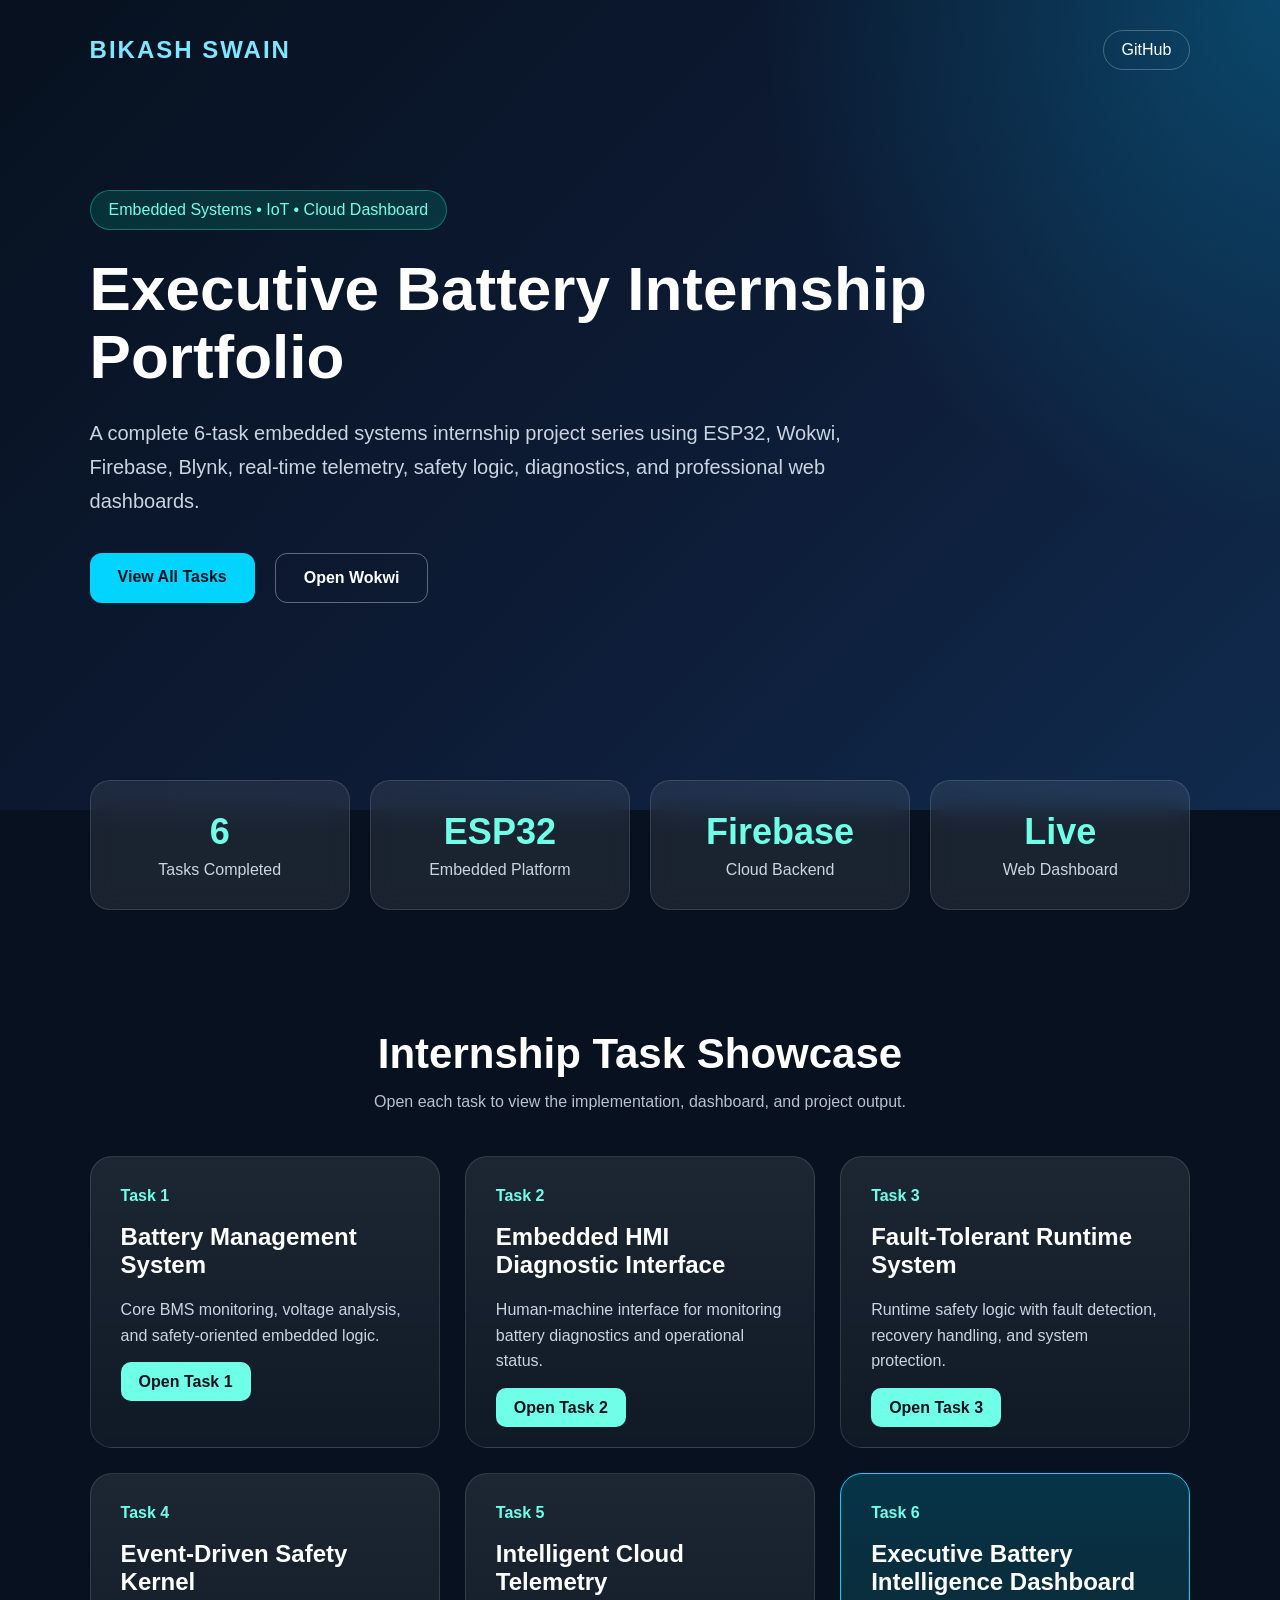
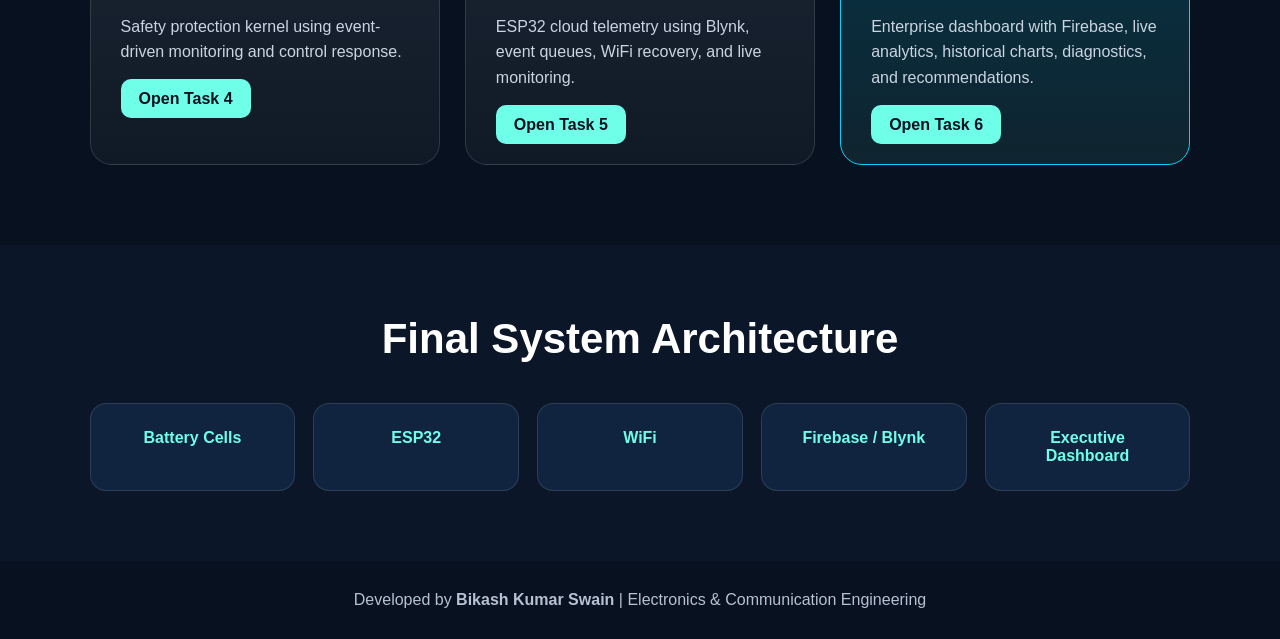
<file: index.html>
<!DOCTYPE html>
<html lang="en">
<head>
  <meta charset="UTF-8" />
  <meta name="viewport" content="width=device-width, initial-scale=1.0" />
  <title>Executive Battery Internship | Bikash Swain</title>
  <link rel="stylesheet" href="style.css" />
</head>
<body>

<header class="hero">
  <nav>
    <h2>BIKASH SWAIN</h2>
    <a href="https://github.com/bikash-cloud" target="_blank">GitHub</a>
  </nav>

  <div class="hero-content">
    <span class="badge">Embedded Systems • IoT • Cloud Dashboard</span>
    <h1>Executive Battery Internship Portfolio</h1>
    <p>
      A complete 6-task embedded systems internship project series using ESP32,
      Wokwi, Firebase, Blynk, real-time telemetry, safety logic, diagnostics,
      and professional web dashboards.
    </p>

    <div class="hero-buttons">
      <a href="#tasks" class="btn primary">View All Tasks</a>
      <a href="https://wokwi.com/projects/468549438125530113" target="_blank" class="btn secondary">Open Wokwi</a>
    </div>
  </div>
</header>

<section class="stats">
  <div><h3>6</h3><p>Tasks Completed</p></div>
  <div><h3>ESP32</h3><p>Embedded Platform</p></div>
  <div><h3>Firebase</h3><p>Cloud Backend</p></div>
  <div><h3>Live</h3><p>Web Dashboard</p></div>
</section>

<section id="tasks" class="tasks">
  <h2>Internship Task Showcase</h2>
  <p class="section-text">Open each task to view the implementation, dashboard, and project output.</p>

  <div class="task-grid">

    <div class="card">
      <span>Task 1</span>
      <h3>Battery Management System</h3>
      <p>Core BMS monitoring, voltage analysis, and safety-oriented embedded logic.</p>
      <a href="Task1/index.html">Open Task 1</a>
    </div>

    <div class="card">
      <span>Task 2</span>
      <h3>Embedded HMI Diagnostic Interface</h3>
      <p>Human-machine interface for monitoring battery diagnostics and operational status.</p>
      <a href="Task2/index.html">Open Task 2</a>
    </div>

    <div class="card">
      <span>Task 3</span>
      <h3>Fault-Tolerant Runtime System</h3>
      <p>Runtime safety logic with fault detection, recovery handling, and system protection.</p>
      <a href="Task3/index.html">Open Task 3</a>
    </div>

    <div class="card">
      <span>Task 4</span>
      <h3>Event-Driven Safety Kernel</h3>
      <p>Safety protection kernel using event-driven monitoring and control response.</p>
      <a href="Task4/index.html">Open Task 4</a>
    </div>

    <div class="card">
      <span>Task 5</span>
      <h3>Intelligent Cloud Telemetry</h3>
      <p>ESP32 cloud telemetry using Blynk, event queues, WiFi recovery, and live monitoring.</p>
      <a href="Task5/index.html">Open Task 5</a>
    </div>

    <div class="card highlight">
      <span>Task 6</span>
      <h3>Executive Battery Intelligence Dashboard</h3>
      <p>Enterprise dashboard with Firebase, live analytics, historical charts, diagnostics, and recommendations.</p>
      <a href="Task6/index.html">Open Task 6</a>
    </div>

  </div>
</section>

<section class="architecture">
  <h2>Final System Architecture</h2>
  <div class="flow">
    <div>Battery Cells</div>
    <div>ESP32</div>
    <div>WiFi</div>
    <div>Firebase / Blynk</div>
    <div>Executive Dashboard</div>
  </div>
</section>

<footer>
  <p>Developed by <strong>Bikash Kumar Swain</strong> | Electronics & Communication Engineering</p>
</footer>

<script src="script.js"></script>
</body>
</html>
</file>
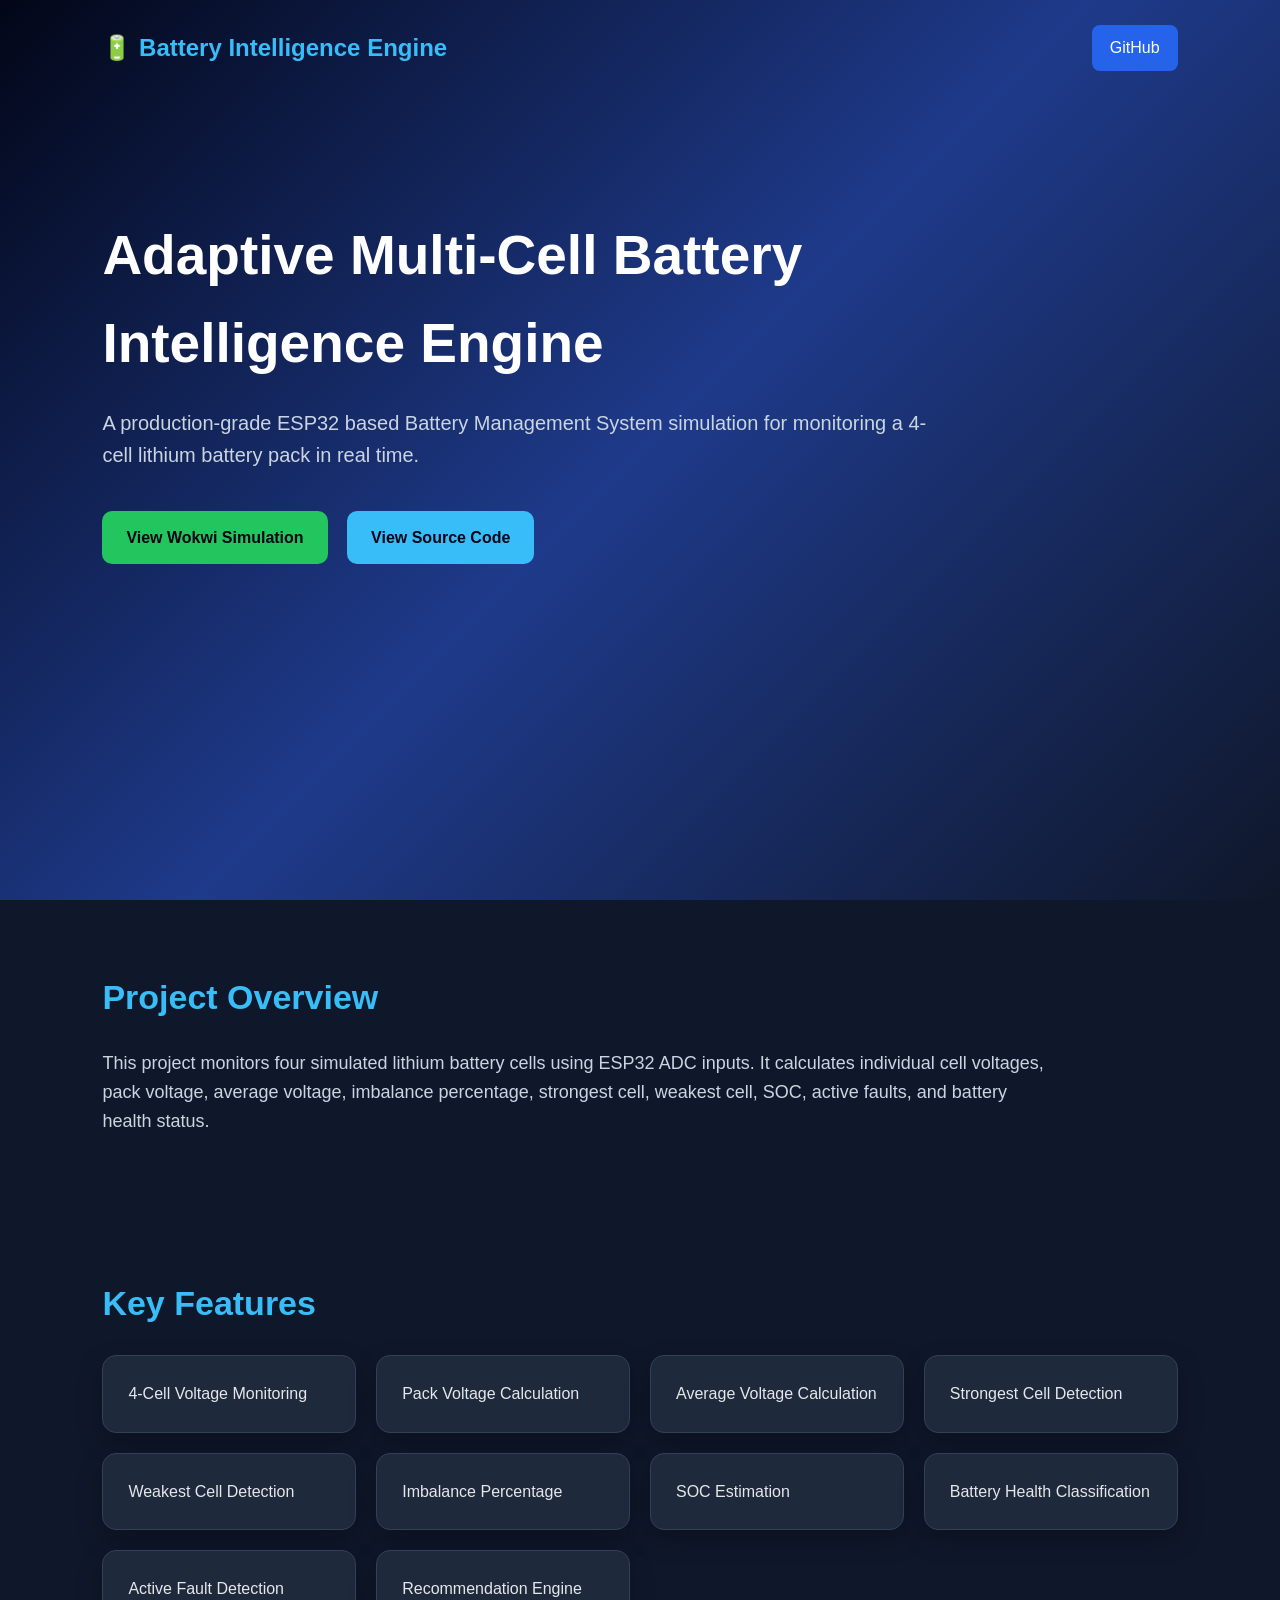
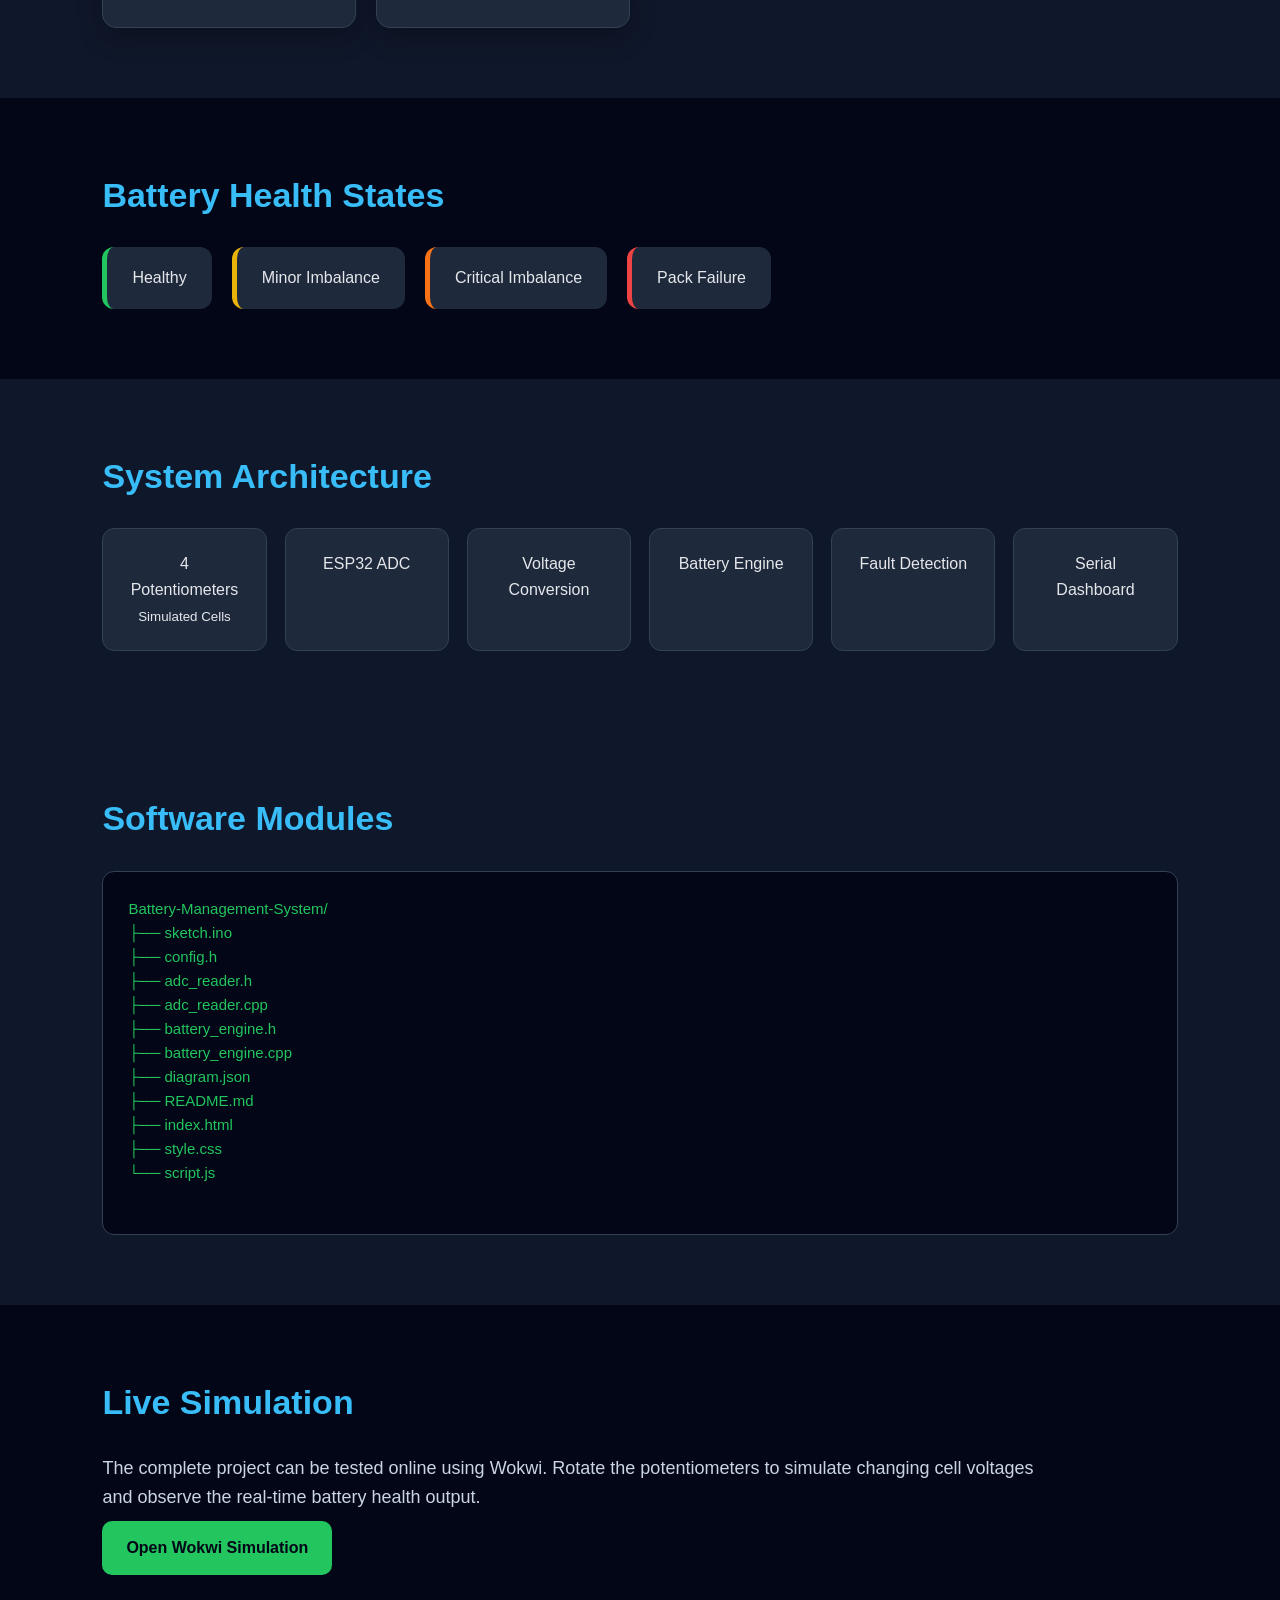
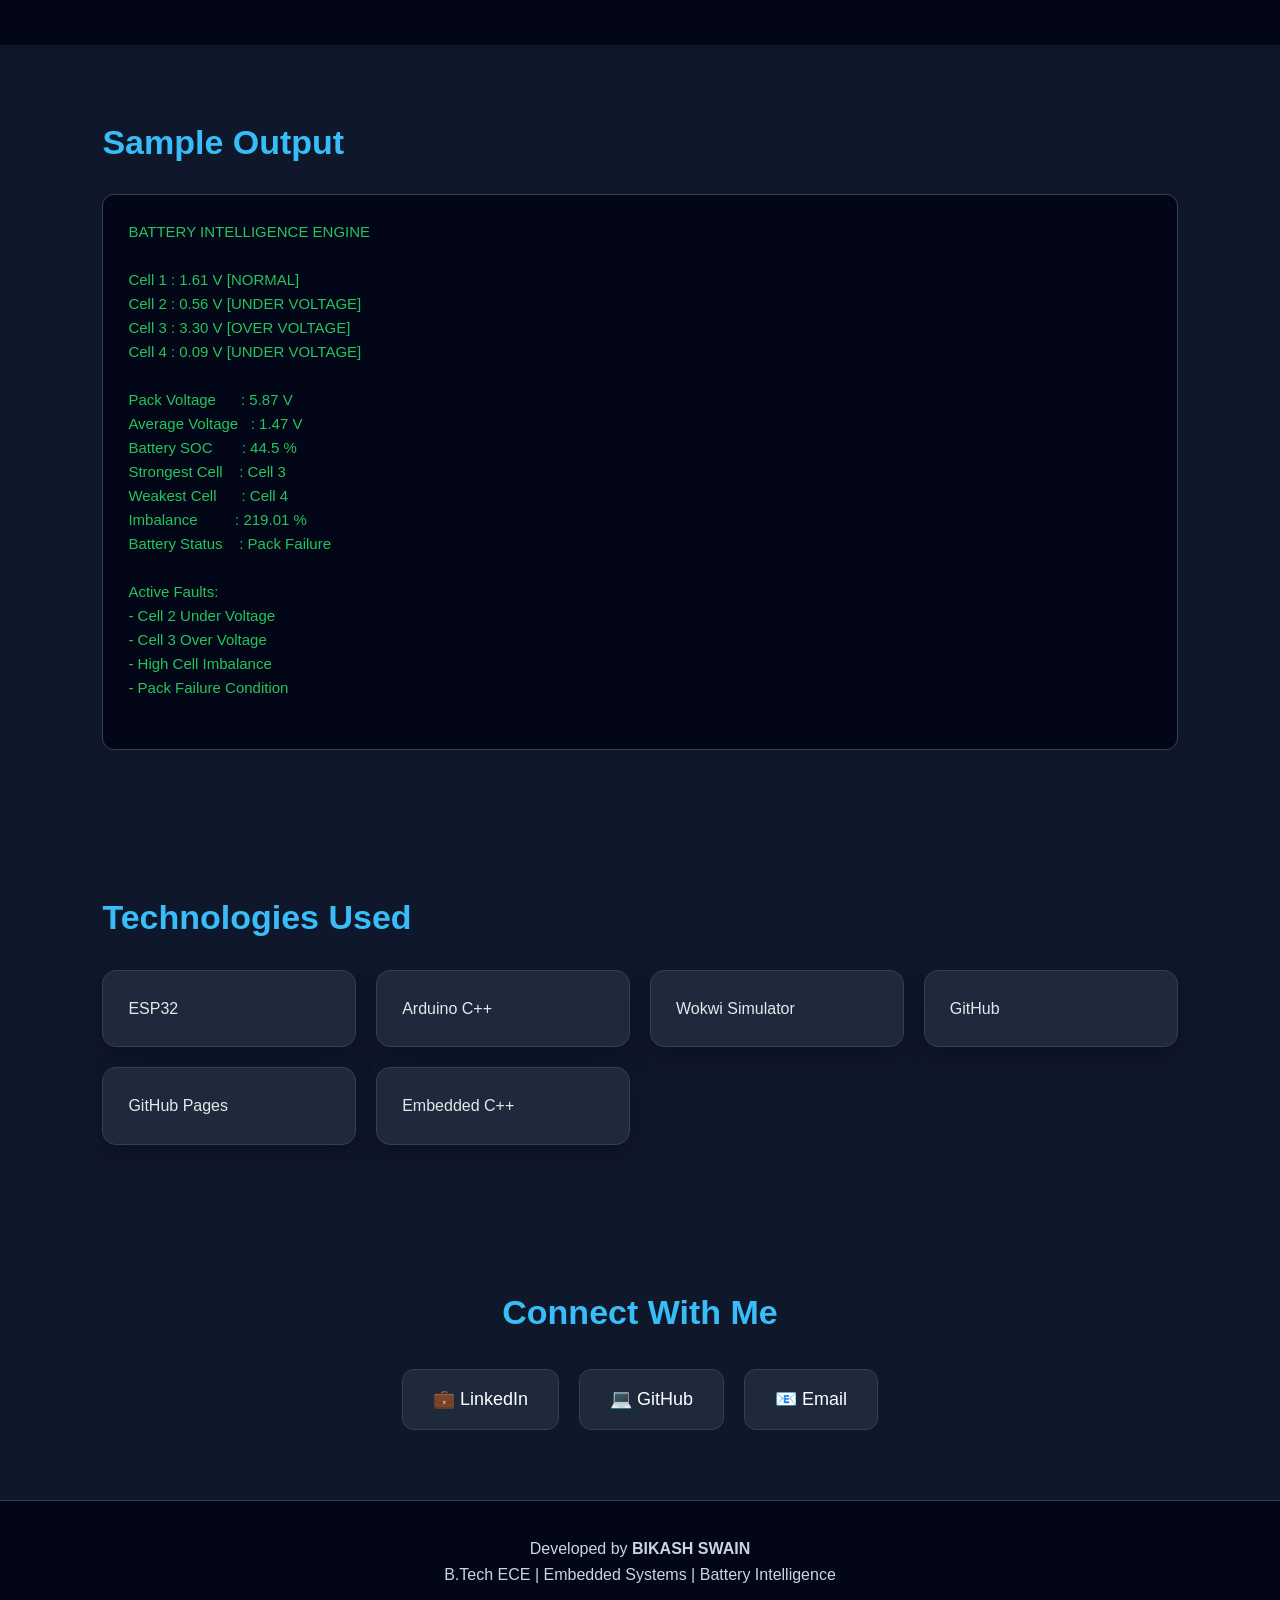
<file: Task1/index.html>
<!DOCTYPE html>
<html lang="en">
<head>
  <meta charset="UTF-8" />
  <meta name="viewport" content="width=device-width, initial-scale=1.0" />
  <title>Battery Intelligence Engine</title>
  <link rel="stylesheet" href="style.css" />
</head>
<body>

  <header class="hero">
    <nav>
      <h2>🔋 Battery Intelligence Engine</h2>
      <a href="https://github.com/bikash-cloud/Battery-Management-System" target="_blank">GitHub</a>
    </nav>

    <div class="hero-content">
      <h1>Adaptive Multi-Cell Battery Intelligence Engine</h1>
      <p>
        A production-grade ESP32 based Battery Management System simulation
        for monitoring a 4-cell lithium battery pack in real time.
      </p>

      <div class="buttons">
        <a href="https://wokwi.com/projects/468354841728793601" target="_blank">View Wokwi Simulation</a>
        <a href="https://github.com/bikash-cloud/Battery-Management-System" target="_blank">View Source Code</a>
      </div>
    </div>
  </header>

  <section class="section">
    <h2>Project Overview</h2>
    <p>
      This project monitors four simulated lithium battery cells using ESP32 ADC inputs.
      It calculates individual cell voltages, pack voltage, average voltage, imbalance
      percentage, strongest cell, weakest cell, SOC, active faults, and battery health status.
    </p>
  </section>

  <section class="section">
    <h2>Key Features</h2>
    <div class="grid">
      <div class="card">4-Cell Voltage Monitoring</div>
      <div class="card">Pack Voltage Calculation</div>
      <div class="card">Average Voltage Calculation</div>
      <div class="card">Strongest Cell Detection</div>
      <div class="card">Weakest Cell Detection</div>
      <div class="card">Imbalance Percentage</div>
      <div class="card">SOC Estimation</div>
      <div class="card">Battery Health Classification</div>
      <div class="card">Active Fault Detection</div>
      <div class="card">Recommendation Engine</div>
    </div>
  </section>

  <section class="section dark">
    <h2>Battery Health States</h2>
    <div class="status-box">
      <span>Healthy</span>
      <span>Minor Imbalance</span>
      <span>Critical Imbalance</span>
      <span>Pack Failure</span>
    </div>
  </section>

  <section class="section">
    <h2>System Architecture</h2>
    <div class="architecture">
      <div>4 Potentiometers<br><small>Simulated Cells</small></div>
      <div>ESP32 ADC</div>
      <div>Voltage Conversion</div>
      <div>Battery Engine</div>
      <div>Fault Detection</div>
      <div>Serial Dashboard</div>
    </div>
  </section>

  <section class="section">
    <h2>Software Modules</h2>
    <pre>
Battery-Management-System/
├── sketch.ino
├── config.h
├── adc_reader.h
├── adc_reader.cpp
├── battery_engine.h
├── battery_engine.cpp
├── diagram.json
├── README.md
├── index.html
├── style.css
└── script.js
    </pre>
  </section>

  <section class="section dark">
    <h2>Live Simulation</h2>
    <p>
      The complete project can be tested online using Wokwi. Rotate the potentiometers
      to simulate changing cell voltages and observe the real-time battery health output.
    </p>
    <a class="main-btn" href="https://wokwi.com/projects/468354841728793601" target="_blank">
      Open Wokwi Simulation
    </a>
  </section>

  <section class="section">
    <h2>Sample Output</h2>
    <pre>
BATTERY INTELLIGENCE ENGINE

Cell 1 : 1.61 V [NORMAL]
Cell 2 : 0.56 V [UNDER VOLTAGE]
Cell 3 : 3.30 V [OVER VOLTAGE]
Cell 4 : 0.09 V [UNDER VOLTAGE]

Pack Voltage      : 5.87 V
Average Voltage   : 1.47 V
Battery SOC       : 44.5 %
Strongest Cell    : Cell 3
Weakest Cell      : Cell 4
Imbalance         : 219.01 %
Battery Status    : Pack Failure

Active Faults:
- Cell 2 Under Voltage
- Cell 3 Over Voltage
- High Cell Imbalance
- Pack Failure Condition
    </pre>
  </section>

  <section class="section">
    <h2>Technologies Used</h2>
    <div class="grid">
      <div class="card">ESP32</div>
      <div class="card">Arduino C++</div>
      <div class="card">Wokwi Simulator</div>
      <div class="card">GitHub</div>
      <div class="card">GitHub Pages</div>
      <div class="card">Embedded C++</div>
    </div>
  </section>

  <section class="connect">
    <h2>Connect With Me</h2>
    <div class="connect-links">
      <a href="https://www.linkedin.com/in/bikash-swain-b75961322" target="_blank">💼 LinkedIn</a>
      <a href="https://github.com/bikash-cloud" target="_blank">💻 GitHub</a>
      <a href="mailto:swainbikash524@gmail.com">📧 Email</a>
    </div>
  </section>

  <footer>
    <p>Developed by <strong>BIKASH SWAIN</strong></p>
    <p>B.Tech ECE | Embedded Systems | Battery Intelligence</p>
  </footer>

  <script src="script.js"></script>
</body>
</html>
</file>
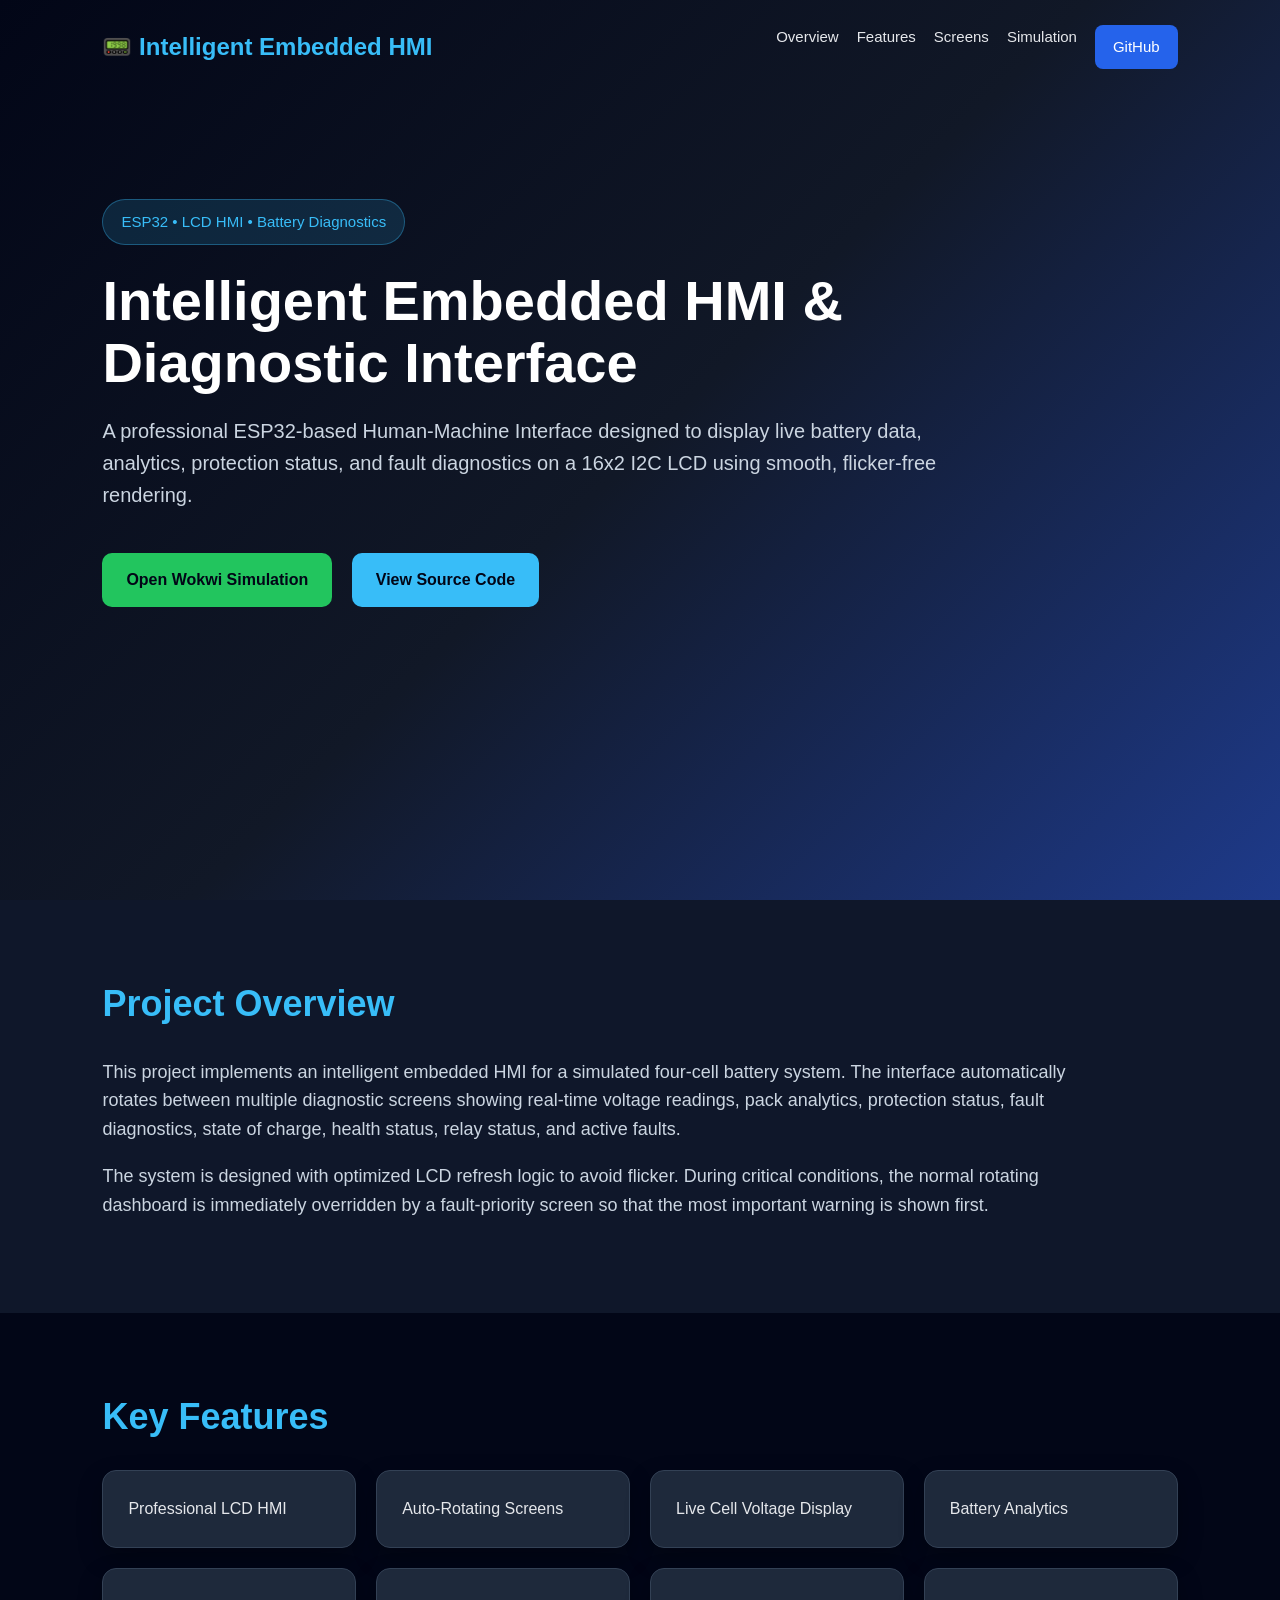
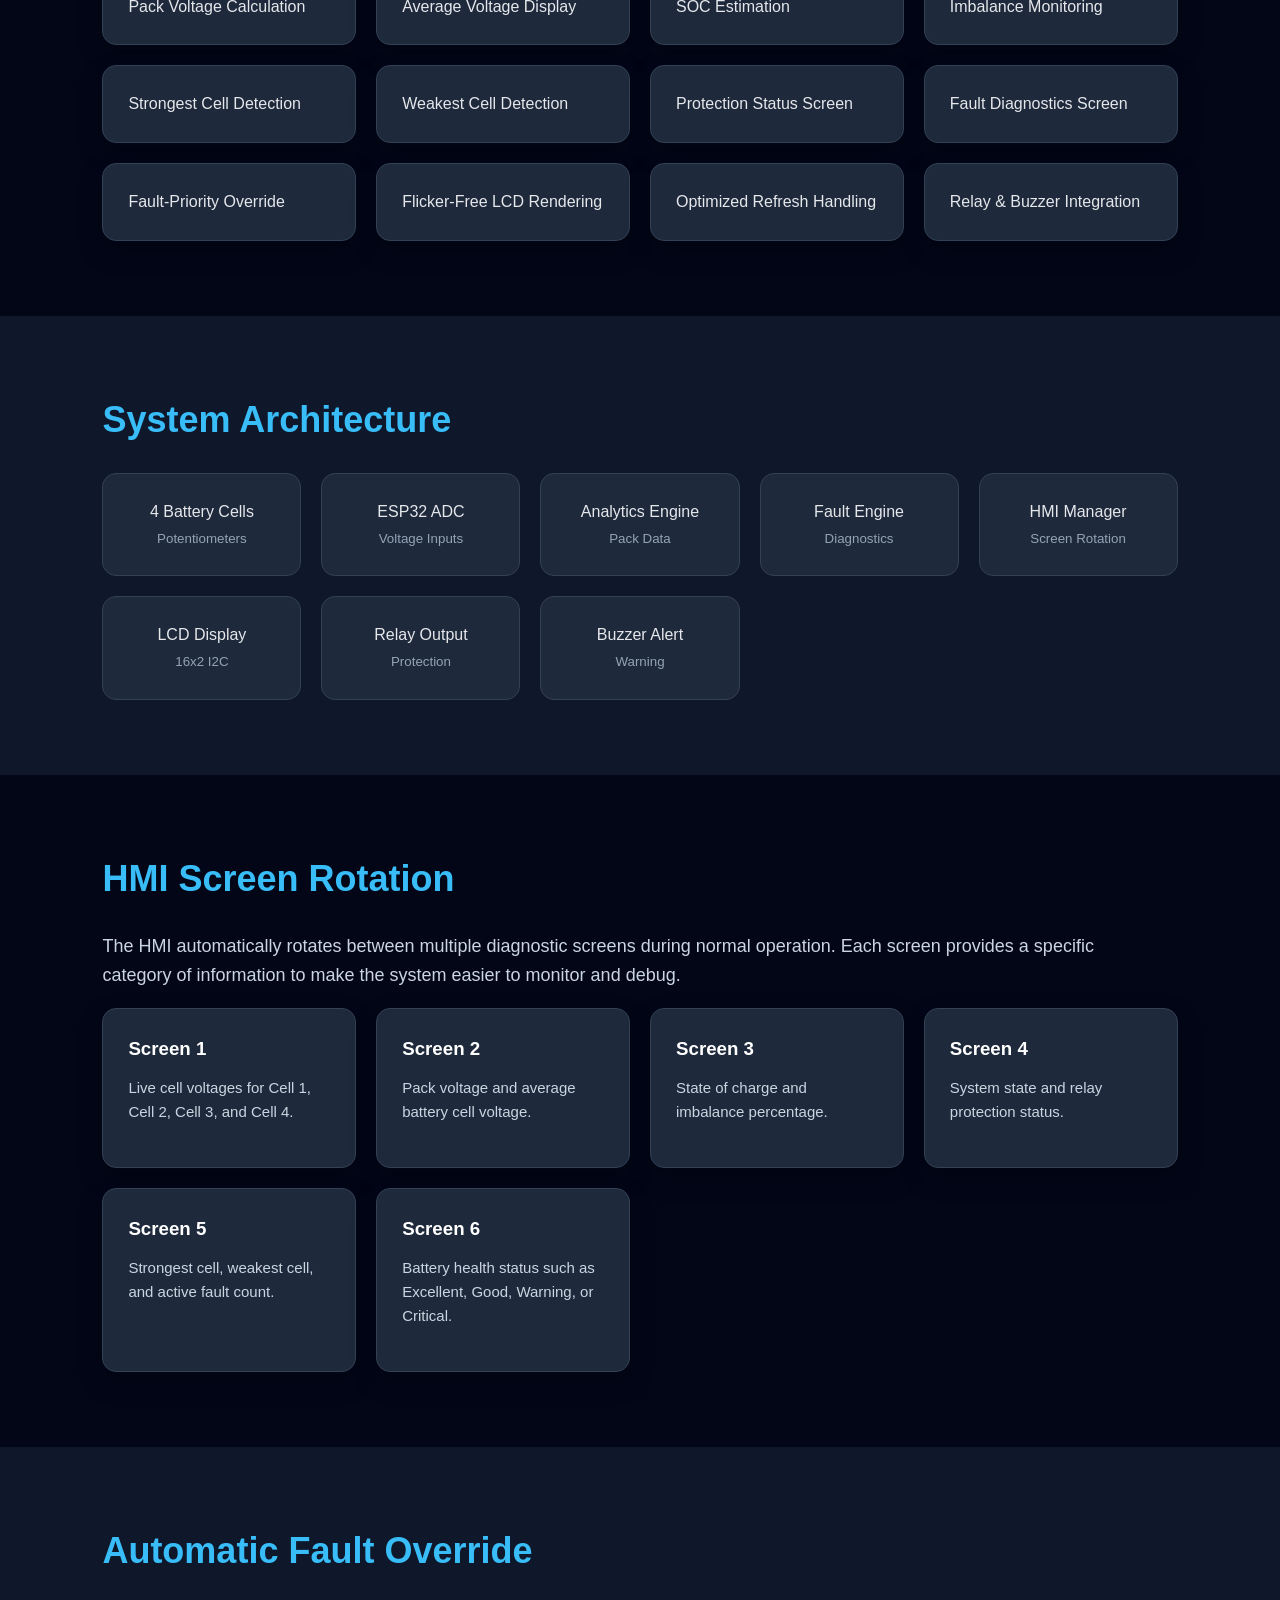
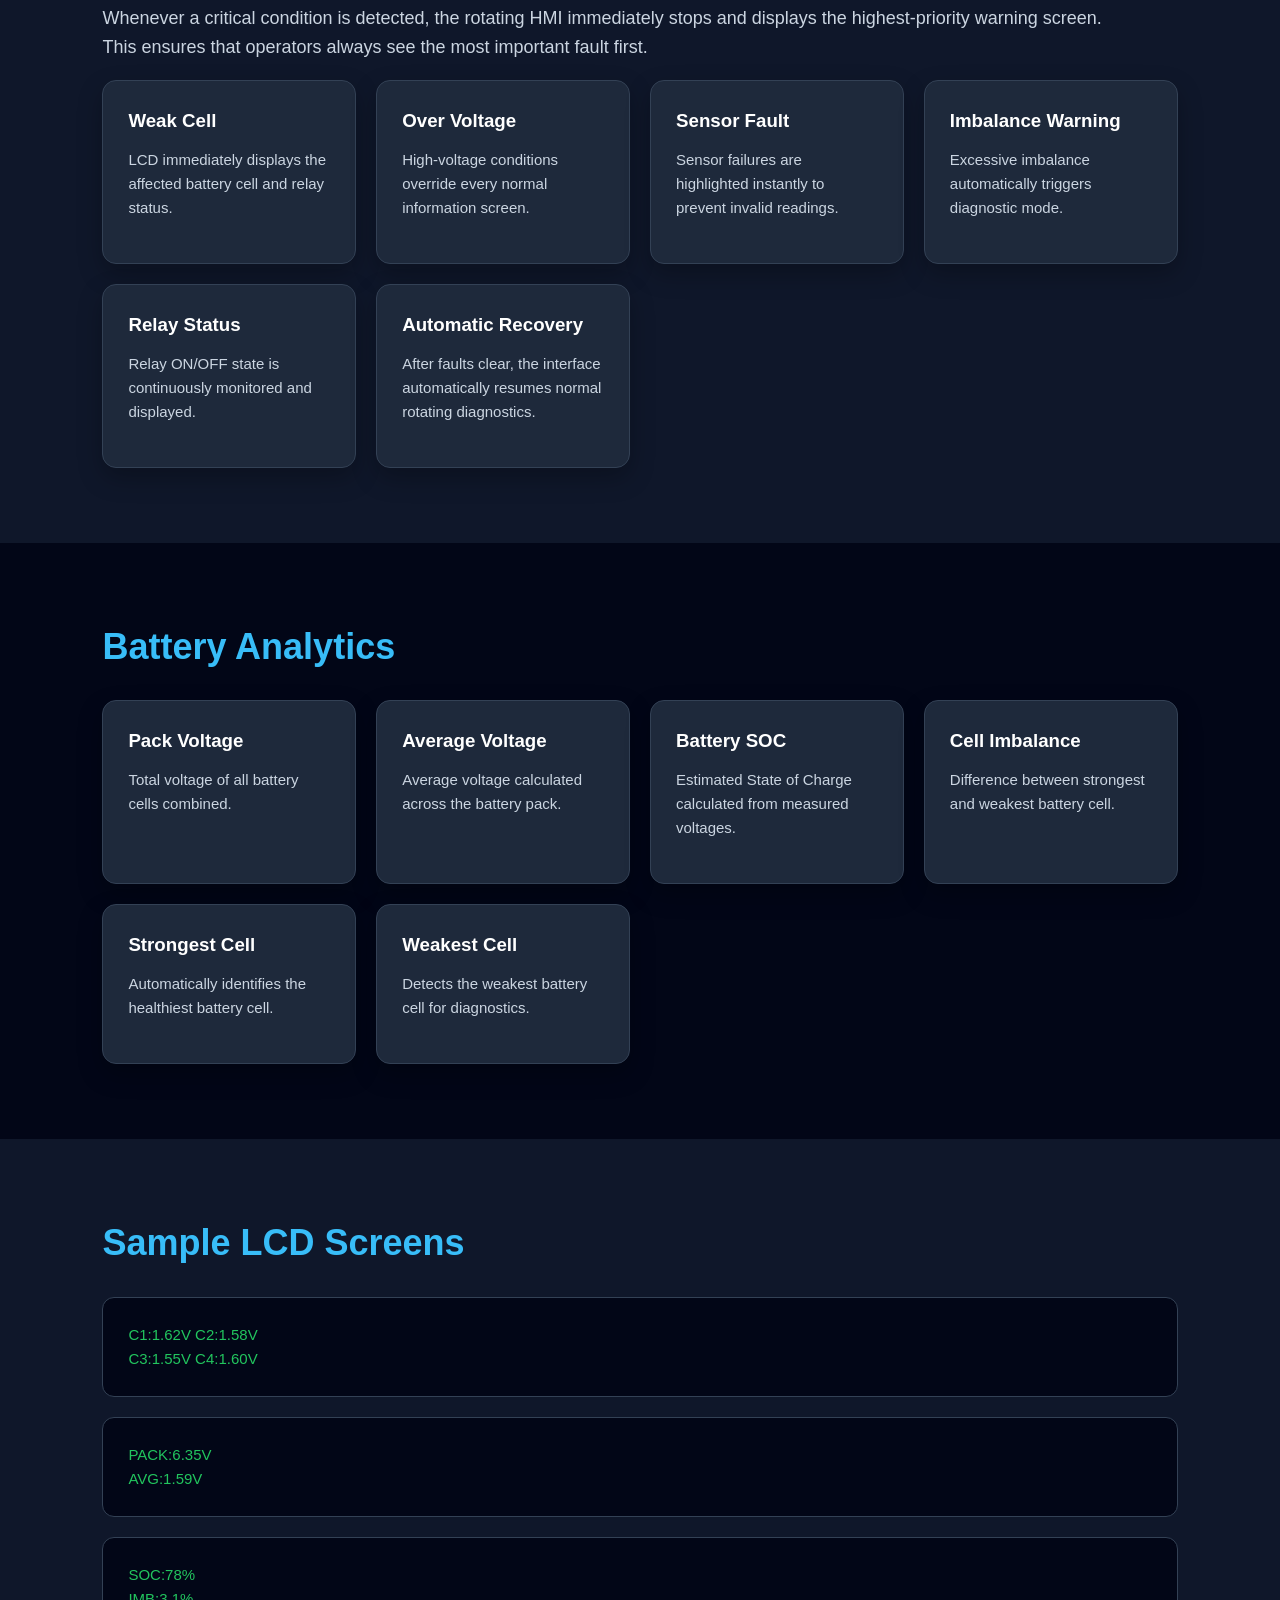
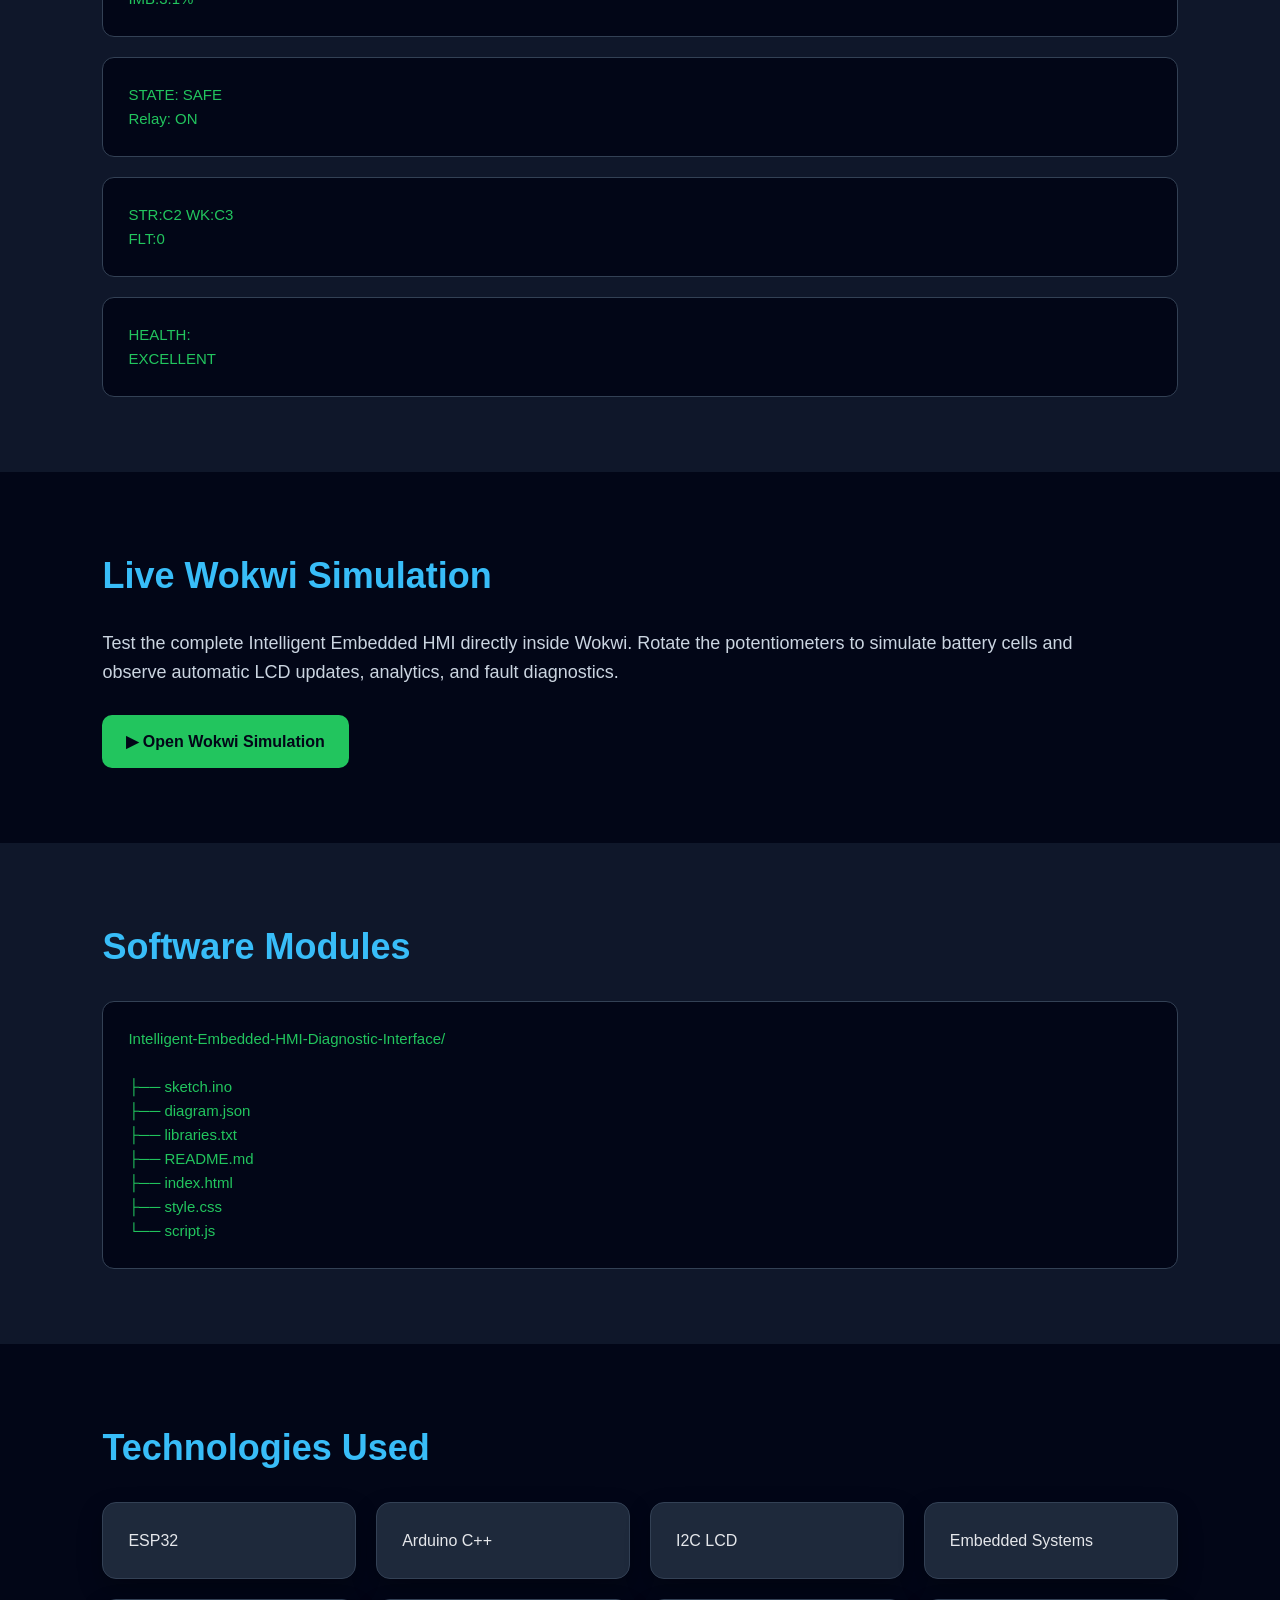
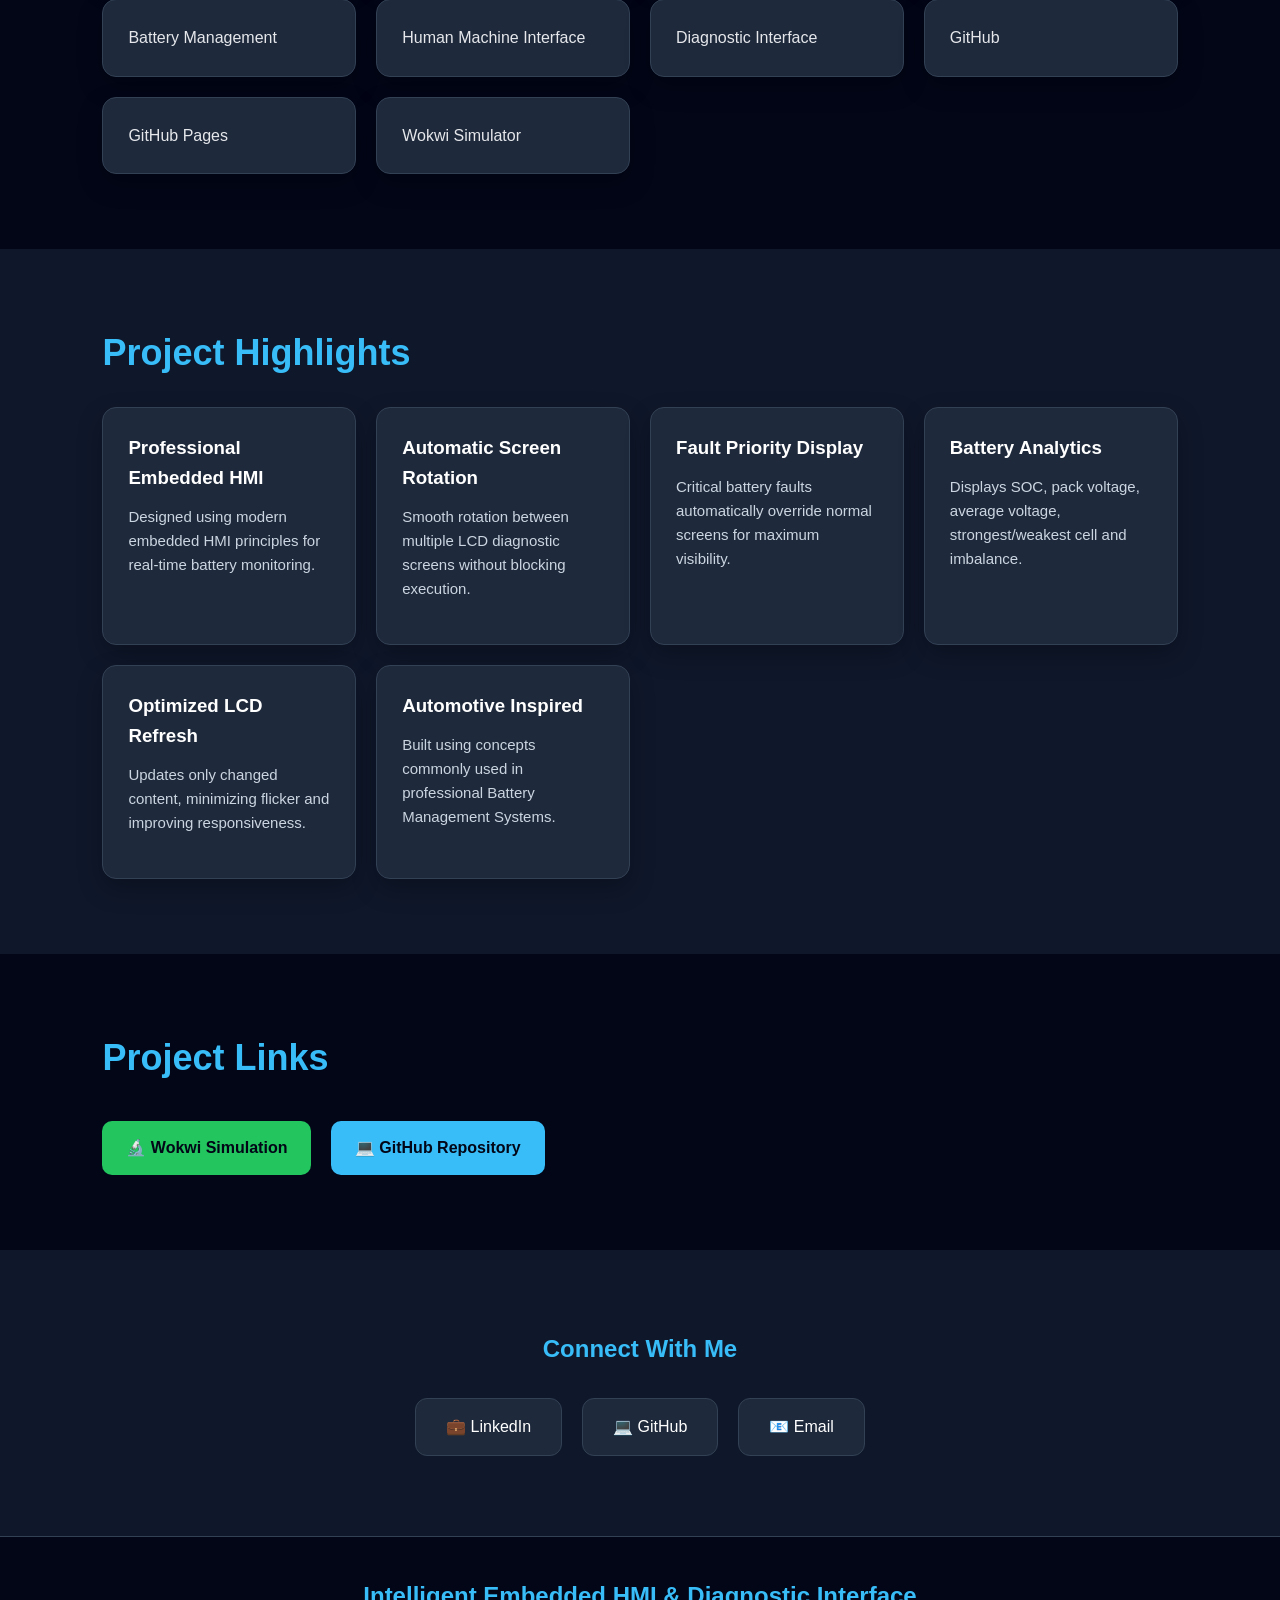
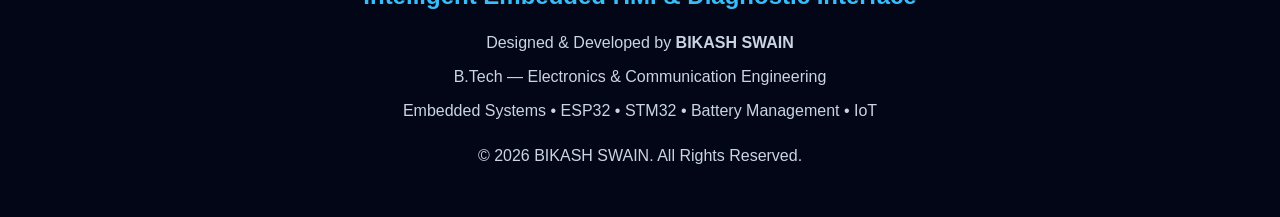
<file: Task2/index.html>
<!DOCTYPE html>
<html lang="en">

<head>
  <meta charset="UTF-8" />
  <meta name="viewport" content="width=device-width, initial-scale=1.0" />

  <title>Intelligent Embedded HMI & Diagnostic Interface</title>

  <link rel="stylesheet" href="style.css" />
</head>

<body>

  <header class="hero">
    <nav class="navbar">
      <h2>📟 Intelligent Embedded HMI</h2>

      <div class="nav-links">
        <a href="#overview">Overview</a>
        <a href="#features">Features</a>
        <a href="#screens">Screens</a>
        <a href="#simulation">Simulation</a>
        <a href="https://github.com/bikash-cloud/Intelligent-Embedded-HMI-Diagnostic-Interface" target="_blank">GitHub</a>
      </div>
    </nav>

    <div class="hero-content">
      <span class="tag">ESP32 • LCD HMI • Battery Diagnostics</span>

      <h1>Intelligent Embedded HMI & Diagnostic Interface</h1>

      <p>
        A professional ESP32-based Human-Machine Interface designed to display
        live battery data, analytics, protection status, and fault diagnostics
        on a 16x2 I2C LCD using smooth, flicker-free rendering.
      </p>

      <div class="buttons">
        <a href="https://wokwi.com/projects/468410738609129473" target="_blank">
          Open Wokwi Simulation
        </a>

        <a href="https://github.com/bikash-cloud/Intelligent-Embedded-HMI-Diagnostic-Interface" target="_blank">
          View Source Code
        </a>
      </div>
    </div>
  </header>

  <section class="section" id="overview">
    <h2>Project Overview</h2>

    <p>
      This project implements an intelligent embedded HMI for a simulated
      four-cell battery system. The interface automatically rotates between
      multiple diagnostic screens showing real-time voltage readings, pack
      analytics, protection status, fault diagnostics, state of charge, health
      status, relay status, and active faults.
    </p>

    <p>
      The system is designed with optimized LCD refresh logic to avoid flicker.
      During critical conditions, the normal rotating dashboard is immediately
      overridden by a fault-priority screen so that the most important warning
      is shown first.
    </p>
  </section>

  <section class="section dark" id="features">
    <h2>Key Features</h2>

    <div class="grid">
      <div class="card">Professional LCD HMI</div>
      <div class="card">Auto-Rotating Screens</div>
      <div class="card">Live Cell Voltage Display</div>
      <div class="card">Battery Analytics</div>
      <div class="card">Pack Voltage Calculation</div>
      <div class="card">Average Voltage Display</div>
      <div class="card">SOC Estimation</div>
      <div class="card">Imbalance Monitoring</div>
      <div class="card">Strongest Cell Detection</div>
      <div class="card">Weakest Cell Detection</div>
      <div class="card">Protection Status Screen</div>
      <div class="card">Fault Diagnostics Screen</div>
      <div class="card">Fault-Priority Override</div>
      <div class="card">Flicker-Free LCD Rendering</div>
      <div class="card">Optimized Refresh Handling</div>
      <div class="card">Relay & Buzzer Integration</div>
    </div>
  </section>

  <section class="section">
    <h2>System Architecture</h2>

    <div class="architecture">
      <div>4 Battery Cells<br><small>Potentiometers</small></div>
      <div>ESP32 ADC<br><small>Voltage Inputs</small></div>
      <div>Analytics Engine<br><small>Pack Data</small></div>
      <div>Fault Engine<br><small>Diagnostics</small></div>
      <div>HMI Manager<br><small>Screen Rotation</small></div>
      <div>LCD Display<br><small>16x2 I2C</small></div>
      <div>Relay Output<br><small>Protection</small></div>
      <div>Buzzer Alert<br><small>Warning</small></div>
    </div>
  </section>

  <section class="section dark">
    <h2>HMI Screen Rotation</h2>

    <p>
      The HMI automatically rotates between multiple diagnostic screens during
      normal operation. Each screen provides a specific category of information
      to make the system easier to monitor and debug.
    </p>

    <div class="grid">
      <div class="card">
        <h3>Screen 1</h3>
        <p>Live cell voltages for Cell 1, Cell 2, Cell 3, and Cell 4.</p>
      </div>

      <div class="card">
        <h3>Screen 2</h3>
        <p>Pack voltage and average battery cell voltage.</p>
      </div>

      <div class="card">
        <h3>Screen 3</h3>
        <p>State of charge and imbalance percentage.</p>
      </div>

      <div class="card">
        <h3>Screen 4</h3>
        <p>System state and relay protection status.</p>
      </div>

      <div class="card">
        <h3>Screen 5</h3>
        <p>Strongest cell, weakest cell, and active fault count.</p>
      </div>

      <div class="card">
        <h3>Screen 6</h3>
        <p>Battery health status such as Excellent, Good, Warning, or Critical.</p>
      </div>
    </div>
  </section>
    <section class="section" id="screens">

    <h2>Automatic Fault Override</h2>

    <p>
      Whenever a critical condition is detected, the rotating HMI immediately
      stops and displays the highest-priority warning screen. This ensures that
      operators always see the most important fault first.
    </p>

    <div class="grid">

      <div class="card">
        <h3>Weak Cell</h3>
        <p>
          LCD immediately displays the affected battery cell and relay status.
        </p>
      </div>

      <div class="card">
        <h3>Over Voltage</h3>
        <p>
          High-voltage conditions override every normal information screen.
        </p>
      </div>

      <div class="card">
        <h3>Sensor Fault</h3>
        <p>
          Sensor failures are highlighted instantly to prevent invalid readings.
        </p>
      </div>

      <div class="card">
        <h3>Imbalance Warning</h3>
        <p>
          Excessive imbalance automatically triggers diagnostic mode.
        </p>
      </div>

      <div class="card">
        <h3>Relay Status</h3>
        <p>
          Relay ON/OFF state is continuously monitored and displayed.
        </p>
      </div>

      <div class="card">
        <h3>Automatic Recovery</h3>
        <p>
          After faults clear, the interface automatically resumes normal
          rotating diagnostics.
        </p>
      </div>

    </div>

  </section>



  <section class="section dark">

    <h2>Battery Analytics</h2>

    <div class="grid">

      <div class="card">
        <h3>Pack Voltage</h3>
        <p>
          Total voltage of all battery cells combined.
        </p>
      </div>

      <div class="card">
        <h3>Average Voltage</h3>
        <p>
          Average voltage calculated across the battery pack.
        </p>
      </div>

      <div class="card">
        <h3>Battery SOC</h3>
        <p>
          Estimated State of Charge calculated from measured voltages.
        </p>
      </div>

      <div class="card">
        <h3>Cell Imbalance</h3>
        <p>
          Difference between strongest and weakest battery cell.
        </p>
      </div>

      <div class="card">
        <h3>Strongest Cell</h3>
        <p>
          Automatically identifies the healthiest battery cell.
        </p>
      </div>

      <div class="card">
        <h3>Weakest Cell</h3>
        <p>
          Detects the weakest battery cell for diagnostics.
        </p>
      </div>

    </div>

  </section>



  <section class="section">

    <h2>Sample LCD Screens</h2>

<pre>
C1:1.62V C2:1.58V
C3:1.55V C4:1.60V
</pre>

<pre>
PACK:6.35V
AVG:1.59V
</pre>

<pre>
SOC:78%
IMB:3.1%
</pre>

<pre>
STATE: SAFE
Relay: ON
</pre>

<pre>
STR:C2 WK:C3
FLT:0
</pre>

<pre>
HEALTH:
EXCELLENT
</pre>

  </section>



  <section class="section dark" id="simulation">

    <h2>Live Wokwi Simulation</h2>

    <p>
      Test the complete Intelligent Embedded HMI directly inside Wokwi.
      Rotate the potentiometers to simulate battery cells and observe
      automatic LCD updates, analytics, and fault diagnostics.
    </p>

    <a class="main-btn"
       href="https://wokwi.com/projects/468410738609129473"
       target="_blank">

      ▶ Open Wokwi Simulation

    </a>

  </section>



  <section class="section">

    <h2>Software Modules</h2>

<pre>
Intelligent-Embedded-HMI-Diagnostic-Interface/

├── sketch.ino
├── diagram.json
├── libraries.txt
├── README.md
├── index.html
├── style.css
└── script.js
</pre>

  </section>



  <section class="section dark">

    <h2>Technologies Used</h2>

    <div class="grid">

      <div class="card">ESP32</div>

      <div class="card">Arduino C++</div>

      <div class="card">I2C LCD</div>

      <div class="card">Embedded Systems</div>

      <div class="card">Battery Management</div>

      <div class="card">Human Machine Interface</div>

      <div class="card">Diagnostic Interface</div>

      <div class="card">GitHub</div>

      <div class="card">GitHub Pages</div>

      <div class="card">Wokwi Simulator</div>

    </div>

  </section>
    <section class="section">

    <h2>Project Highlights</h2>

    <div class="grid">

      <div class="card">
        <h3>Professional Embedded HMI</h3>
        <p>
          Designed using modern embedded HMI principles for real-time battery monitoring.
        </p>
      </div>

      <div class="card">
        <h3>Automatic Screen Rotation</h3>
        <p>
          Smooth rotation between multiple LCD diagnostic screens without blocking execution.
        </p>
      </div>

      <div class="card">
        <h3>Fault Priority Display</h3>
        <p>
          Critical battery faults automatically override normal screens for maximum visibility.
        </p>
      </div>

      <div class="card">
        <h3>Battery Analytics</h3>
        <p>
          Displays SOC, pack voltage, average voltage, strongest/weakest cell and imbalance.
        </p>
      </div>

      <div class="card">
        <h3>Optimized LCD Refresh</h3>
        <p>
          Updates only changed content, minimizing flicker and improving responsiveness.
        </p>
      </div>

      <div class="card">
        <h3>Automotive Inspired</h3>
        <p>
          Built using concepts commonly used in professional Battery Management Systems.
        </p>
      </div>

    </div>

  </section>



  <section class="section dark">

    <h2>Project Links</h2>

    <div class="buttons">

      <a href="https://wokwi.com/projects/468410738609129473"
         target="_blank">

         🔬 Wokwi Simulation

      </a>

      <a href="https://github.com/bikash-cloud/Intelligent-Embedded-HMI-Diagnostic-Interface"
         target="_blank">

         💻 GitHub Repository

      </a>

    </div>

  </section>



  <section class="connect">

    <h2>Connect With Me</h2>

    <div class="connect-links">

      <a href="https://www.linkedin.com/in/bikash-swain-b75961322"
         target="_blank">

         💼 LinkedIn

      </a>

      <a href="https://github.com/bikash-cloud"
         target="_blank">

         💻 GitHub

      </a>

      <a href="mailto:swainbikash524@gmail.com">

         📧 Email

      </a>

    </div>

  </section>



  <footer>

    <h2>Intelligent Embedded HMI & Diagnostic Interface</h2>

    <p>

      Designed & Developed by

      <strong>BIKASH SWAIN</strong>

    </p>

    <p>

      B.Tech — Electronics & Communication Engineering

    </p>

    <p>

      Embedded Systems • ESP32 • STM32 • Battery Management • IoT

    </p>

    <p style="margin-top:20px;">

      © 2026 BIKASH SWAIN. All Rights Reserved.

    </p>

  </footer>

  <script src="script.js"></script>

</body>

</html>
</file>
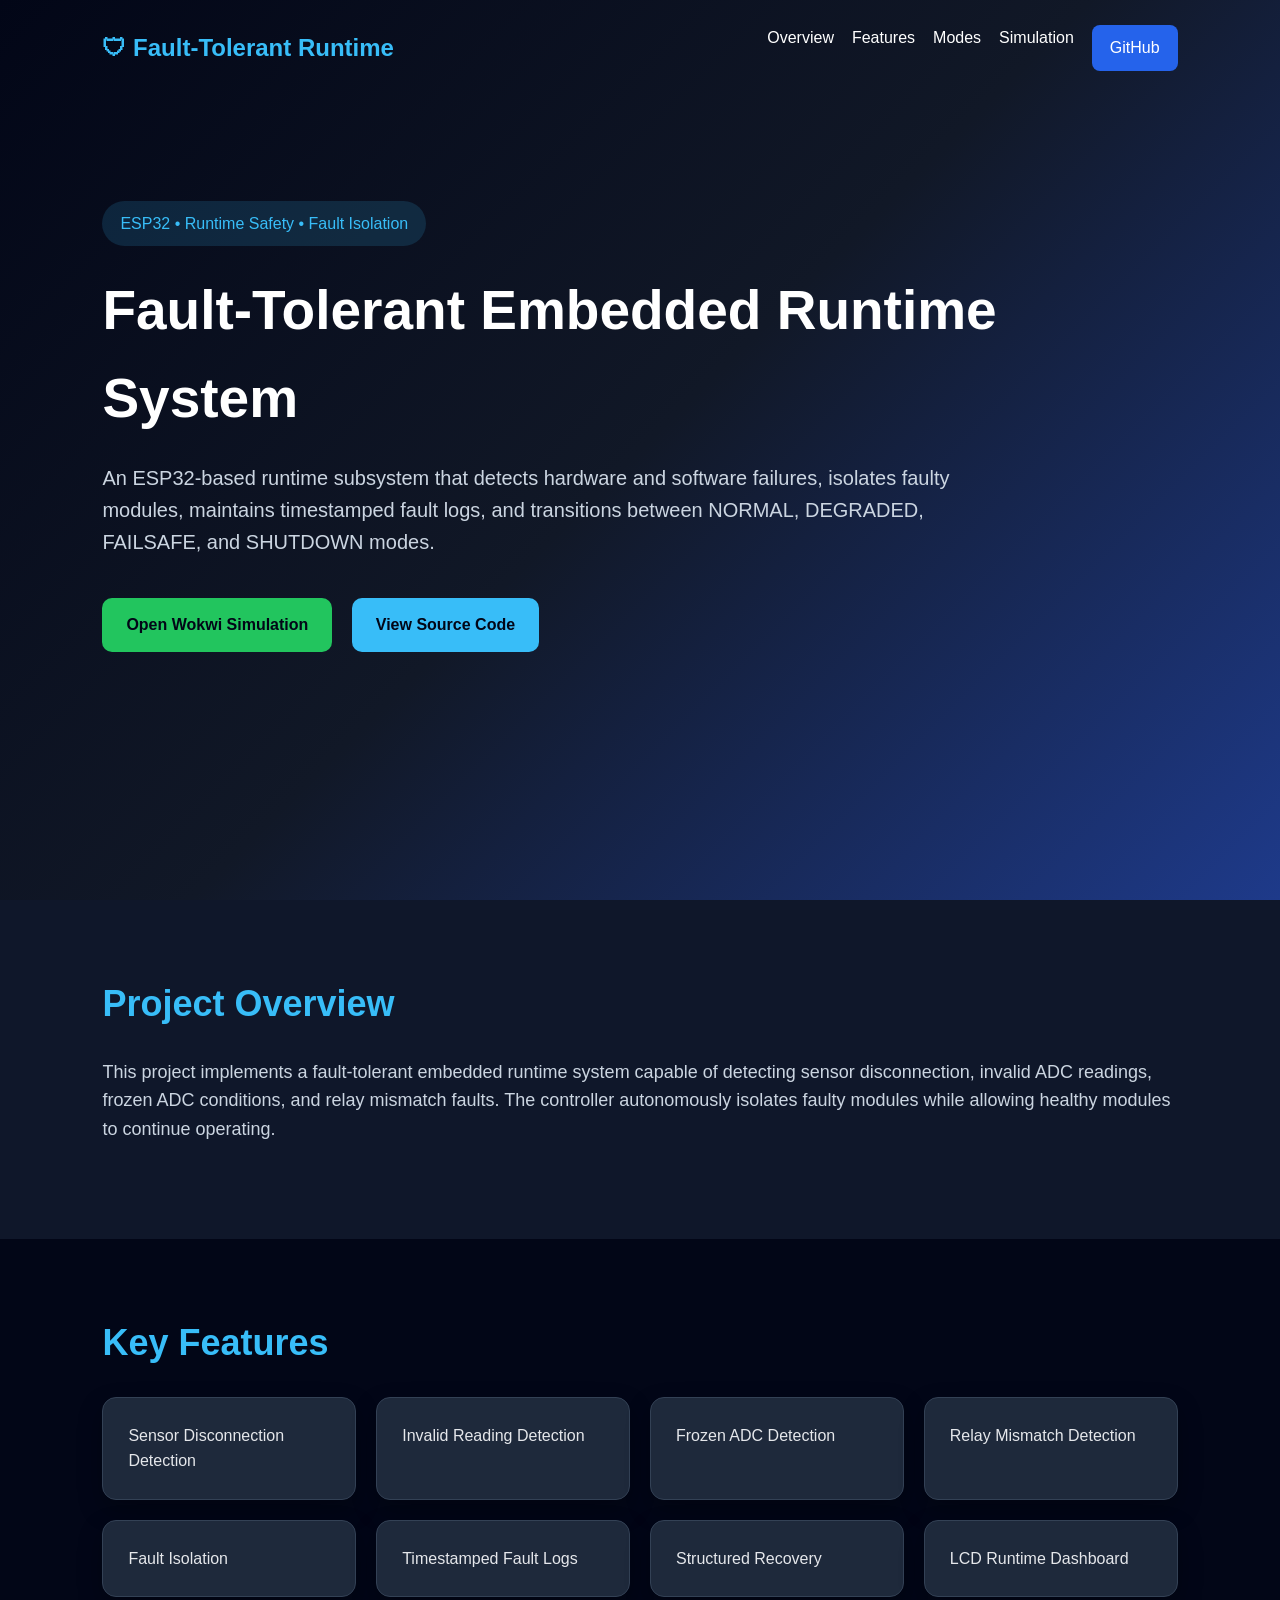
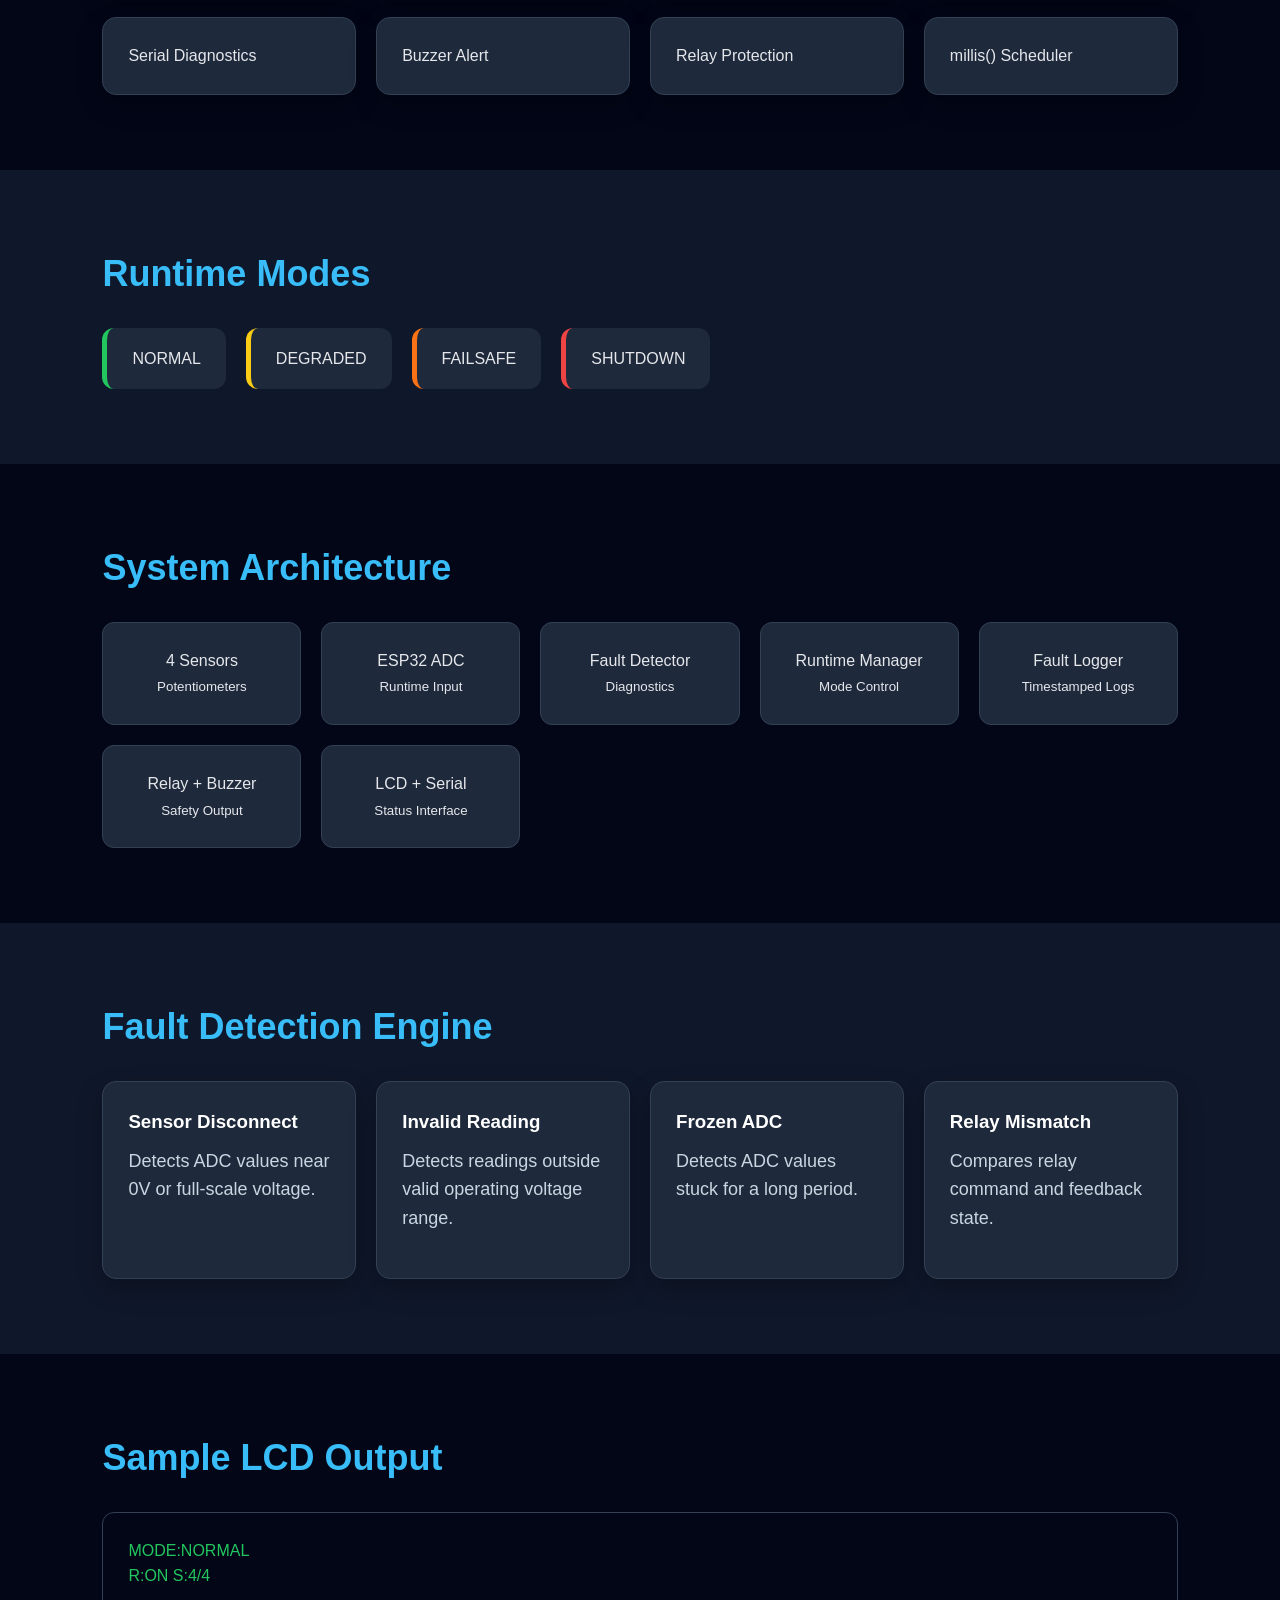
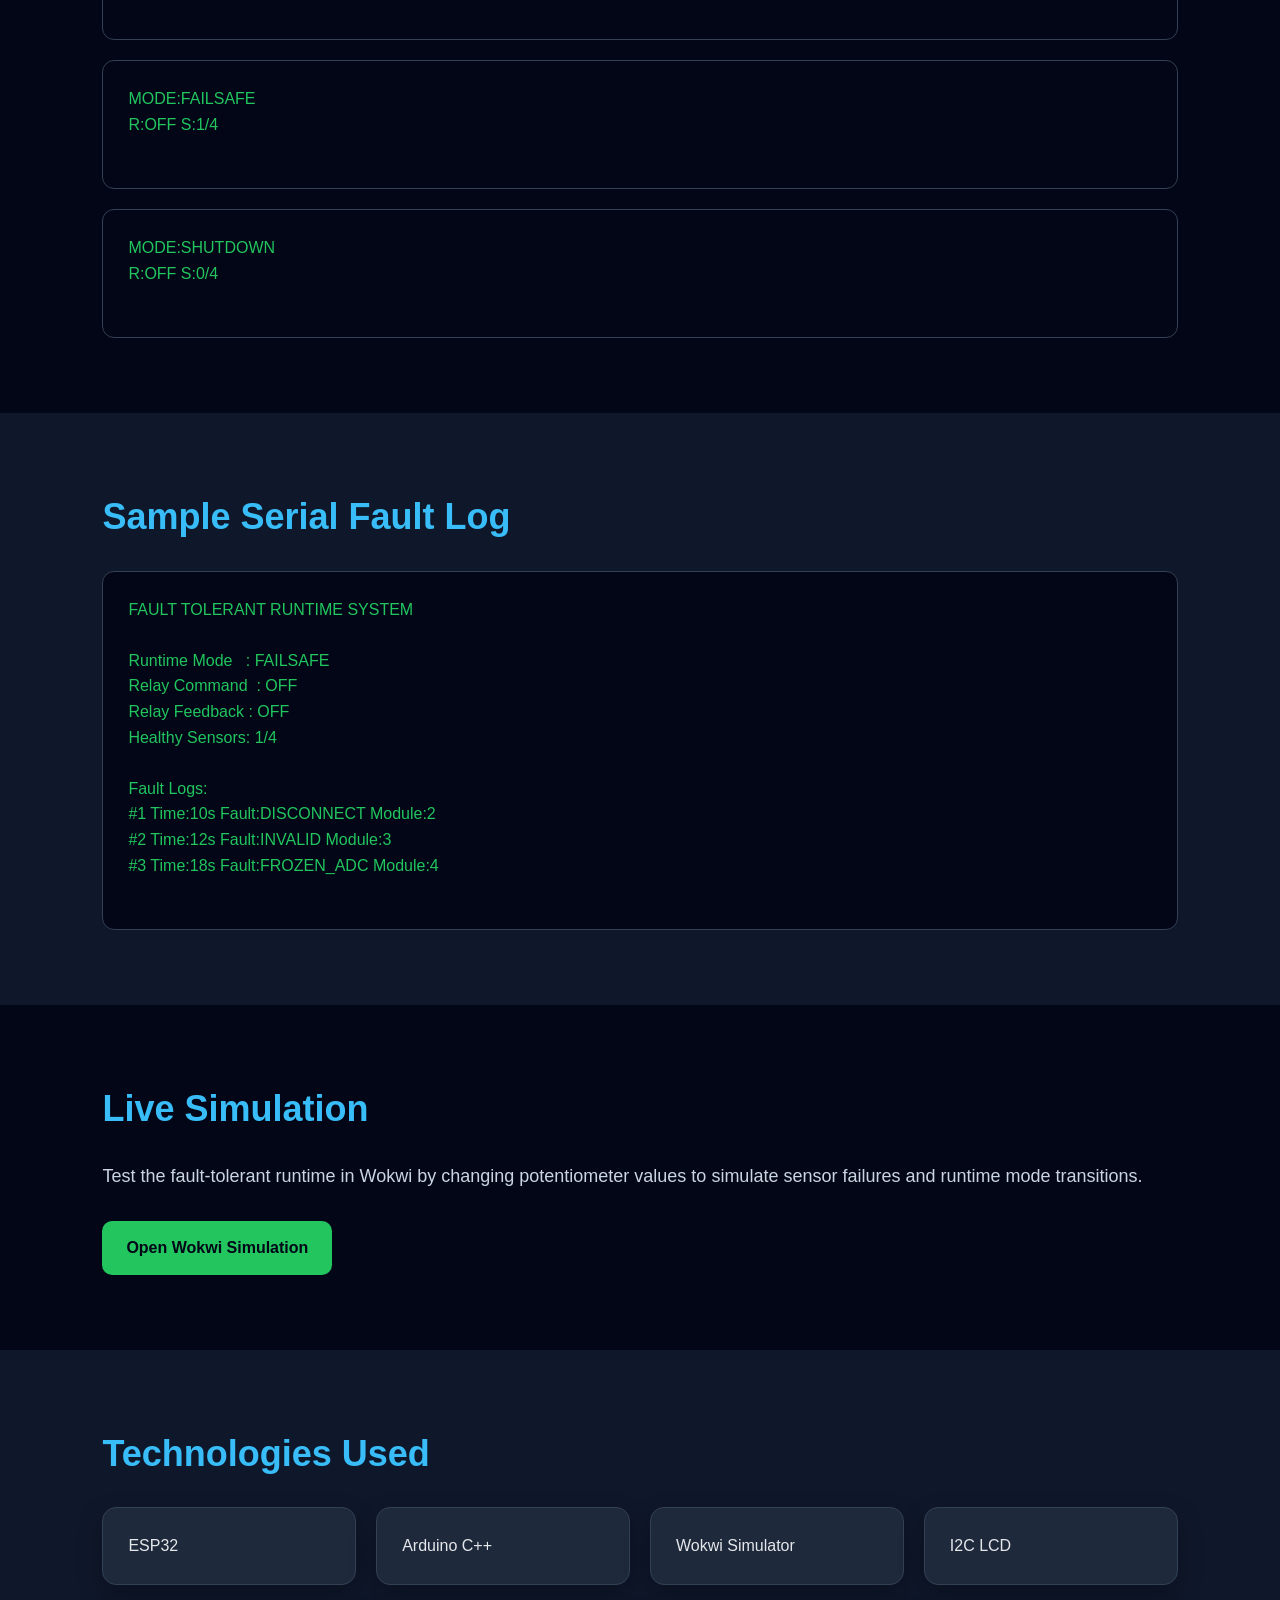
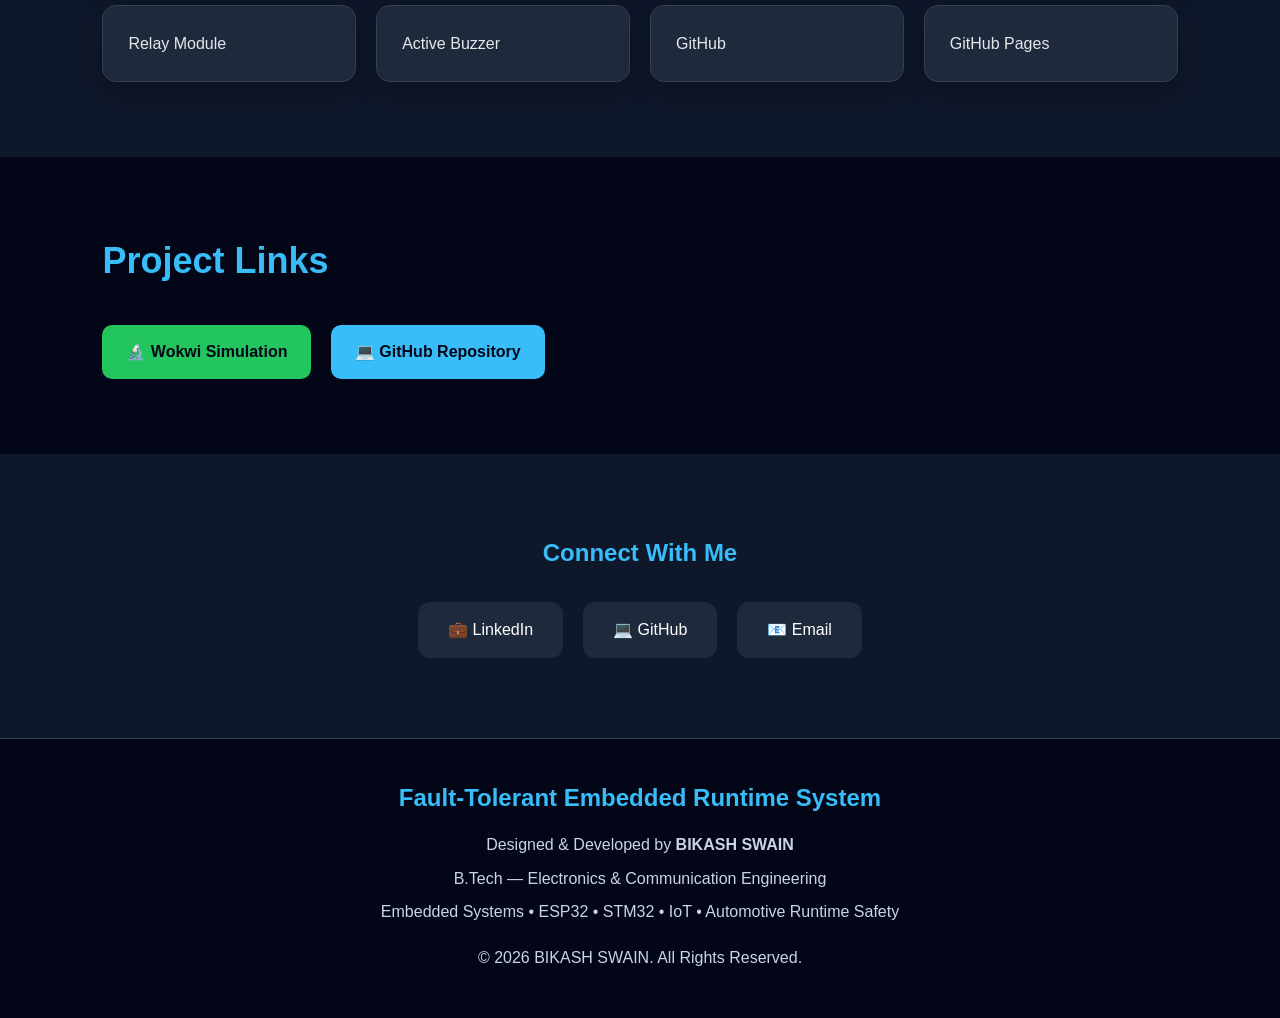
<file: Task3/index.html>
<!DOCTYPE html>
<html lang="en">
<head>
  <meta charset="UTF-8" />
  <meta name="viewport" content="width=device-width, initial-scale=1.0" />
  <title>Fault-Tolerant Embedded Runtime System</title>
  <link rel="stylesheet" href="style.css" />
</head>
<body>

<header class="hero">
  <nav class="navbar">
    <h2>🛡 Fault-Tolerant Runtime</h2>
    <div class="nav-links">
      <a href="#overview">Overview</a>
      <a href="#features">Features</a>
      <a href="#modes">Modes</a>
      <a href="#simulation">Simulation</a>
      <a href="https://github.com/bikash-cloud/Fault-Tolerant-Embedded-Runtime-System" target="_blank">GitHub</a>
    </div>
  </nav>

  <div class="hero-content">
    <span class="tag">ESP32 • Runtime Safety • Fault Isolation</span>
    <h1>Fault-Tolerant Embedded Runtime System</h1>
    <p>
      An ESP32-based runtime subsystem that detects hardware and software failures,
      isolates faulty modules, maintains timestamped fault logs, and transitions
      between NORMAL, DEGRADED, FAILSAFE, and SHUTDOWN modes.
    </p>

    <div class="buttons">
      <a href="https://wokwi.com/projects/468414981553584129" target="_blank">Open Wokwi Simulation</a>
      <a href="https://github.com/bikash-cloud/Fault-Tolerant-Embedded-Runtime-System" target="_blank">View Source Code</a>
    </div>
  </div>
</header>

<section class="section" id="overview">
  <h2>Project Overview</h2>
  <p>
    This project implements a fault-tolerant embedded runtime system capable of
    detecting sensor disconnection, invalid ADC readings, frozen ADC conditions,
    and relay mismatch faults. The controller autonomously isolates faulty modules
    while allowing healthy modules to continue operating.
  </p>
</section>

<section class="section dark" id="features">
  <h2>Key Features</h2>
  <div class="grid">
    <div class="card">Sensor Disconnection Detection</div>
    <div class="card">Invalid Reading Detection</div>
    <div class="card">Frozen ADC Detection</div>
    <div class="card">Relay Mismatch Detection</div>
    <div class="card">Fault Isolation</div>
    <div class="card">Timestamped Fault Logs</div>
    <div class="card">Structured Recovery</div>
    <div class="card">LCD Runtime Dashboard</div>
    <div class="card">Serial Diagnostics</div>
    <div class="card">Buzzer Alert</div>
    <div class="card">Relay Protection</div>
    <div class="card">millis() Scheduler</div>
  </div>
</section>

<section class="section" id="modes">
  <h2>Runtime Modes</h2>
  <div class="status-box">
    <span>NORMAL</span>
    <span>DEGRADED</span>
    <span>FAILSAFE</span>
    <span>SHUTDOWN</span>
  </div>
</section>

<section class="section dark">
  <h2>System Architecture</h2>
  <div class="architecture">
    <div>4 Sensors<br><small>Potentiometers</small></div>
    <div>ESP32 ADC<br><small>Runtime Input</small></div>
    <div>Fault Detector<br><small>Diagnostics</small></div>
    <div>Runtime Manager<br><small>Mode Control</small></div>
    <div>Fault Logger<br><small>Timestamped Logs</small></div>
    <div>Relay + Buzzer<br><small>Safety Output</small></div>
    <div>LCD + Serial<br><small>Status Interface</small></div>
  </div>
</section>

<section class="section">
  <h2>Fault Detection Engine</h2>
  <div class="grid">
    <div class="card">
      <h3>Sensor Disconnect</h3>
      <p>Detects ADC values near 0V or full-scale voltage.</p>
    </div>
    <div class="card">
      <h3>Invalid Reading</h3>
      <p>Detects readings outside valid operating voltage range.</p>
    </div>
    <div class="card">
      <h3>Frozen ADC</h3>
      <p>Detects ADC values stuck for a long period.</p>
    </div>
    <div class="card">
      <h3>Relay Mismatch</h3>
      <p>Compares relay command and feedback state.</p>
    </div>
  </div>
</section>

<section class="section dark">
  <h2>Sample LCD Output</h2>
  <pre>
MODE:NORMAL
R:ON S:4/4
  </pre>

  <pre>
MODE:FAILSAFE
R:OFF S:1/4
  </pre>

  <pre>
MODE:SHUTDOWN
R:OFF S:0/4
  </pre>
</section>

<section class="section">
  <h2>Sample Serial Fault Log</h2>
  <pre>
FAULT TOLERANT RUNTIME SYSTEM

Runtime Mode   : FAILSAFE
Relay Command  : OFF
Relay Feedback : OFF
Healthy Sensors: 1/4

Fault Logs:
#1 Time:10s Fault:DISCONNECT Module:2
#2 Time:12s Fault:INVALID Module:3
#3 Time:18s Fault:FROZEN_ADC Module:4
  </pre>
</section>

<section class="section dark" id="simulation">
  <h2>Live Simulation</h2>
  <p>
    Test the fault-tolerant runtime in Wokwi by changing potentiometer values
    to simulate sensor failures and runtime mode transitions.
  </p>
  <a class="main-btn" href="https://wokwi.com/projects/468414981553584129" target="_blank">
    Open Wokwi Simulation
  </a>
</section>

<section class="section">
  <h2>Technologies Used</h2>
  <div class="grid">
    <div class="card">ESP32</div>
    <div class="card">Arduino C++</div>
    <div class="card">Wokwi Simulator</div>
    <div class="card">I2C LCD</div>
    <div class="card">Relay Module</div>
    <div class="card">Active Buzzer</div>
    <div class="card">GitHub</div>
    <div class="card">GitHub Pages</div>
  </div>
</section>

<section class="section dark">
  <h2>Project Links</h2>
  <div class="buttons">
    <a href="https://wokwi.com/projects/468414981553584129" target="_blank">🔬 Wokwi Simulation</a>
    <a href="https://github.com/bikash-cloud/Fault-Tolerant-Embedded-Runtime-System" target="_blank">💻 GitHub Repository</a>
  </div>
</section>

<section class="connect">
  <h2>Connect With Me</h2>
  <div class="connect-links">
    <a href="https://www.linkedin.com/in/bikash-swain-b75961322" target="_blank">💼 LinkedIn</a>
    <a href="https://github.com/bikash-cloud" target="_blank">💻 GitHub</a>
    <a href="mailto:swainbikash524@gmail.com">📧 Email</a>
  </div>
</section>

<footer>
  <h2>Fault-Tolerant Embedded Runtime System</h2>
  <p>Designed & Developed by <strong>BIKASH SWAIN</strong></p>
  <p>B.Tech — Electronics & Communication Engineering</p>
  <p>Embedded Systems • ESP32 • STM32 • IoT • Automotive Runtime Safety</p>
  <p style="margin-top:20px;">© 2026 BIKASH SWAIN. All Rights Reserved.</p>
</footer>

<script src="script.js"></script>
</body>
</html>
</file>
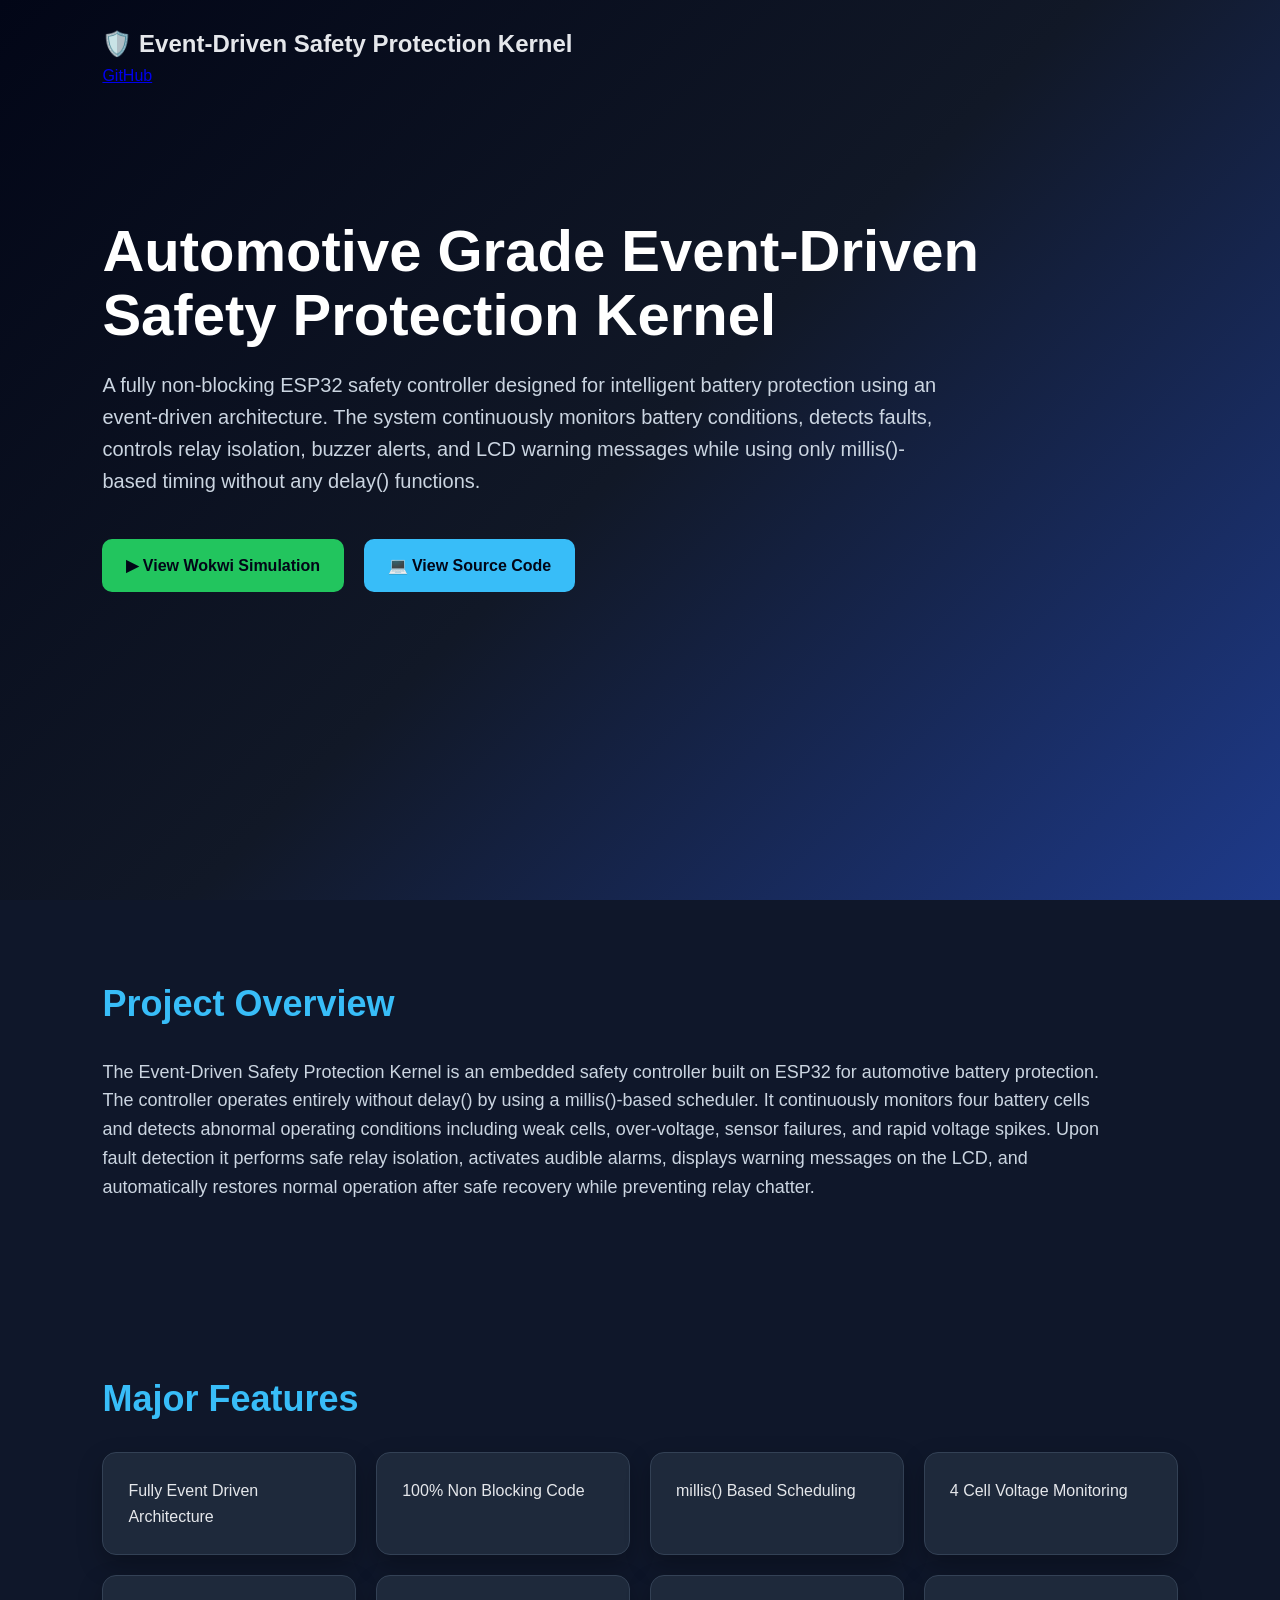
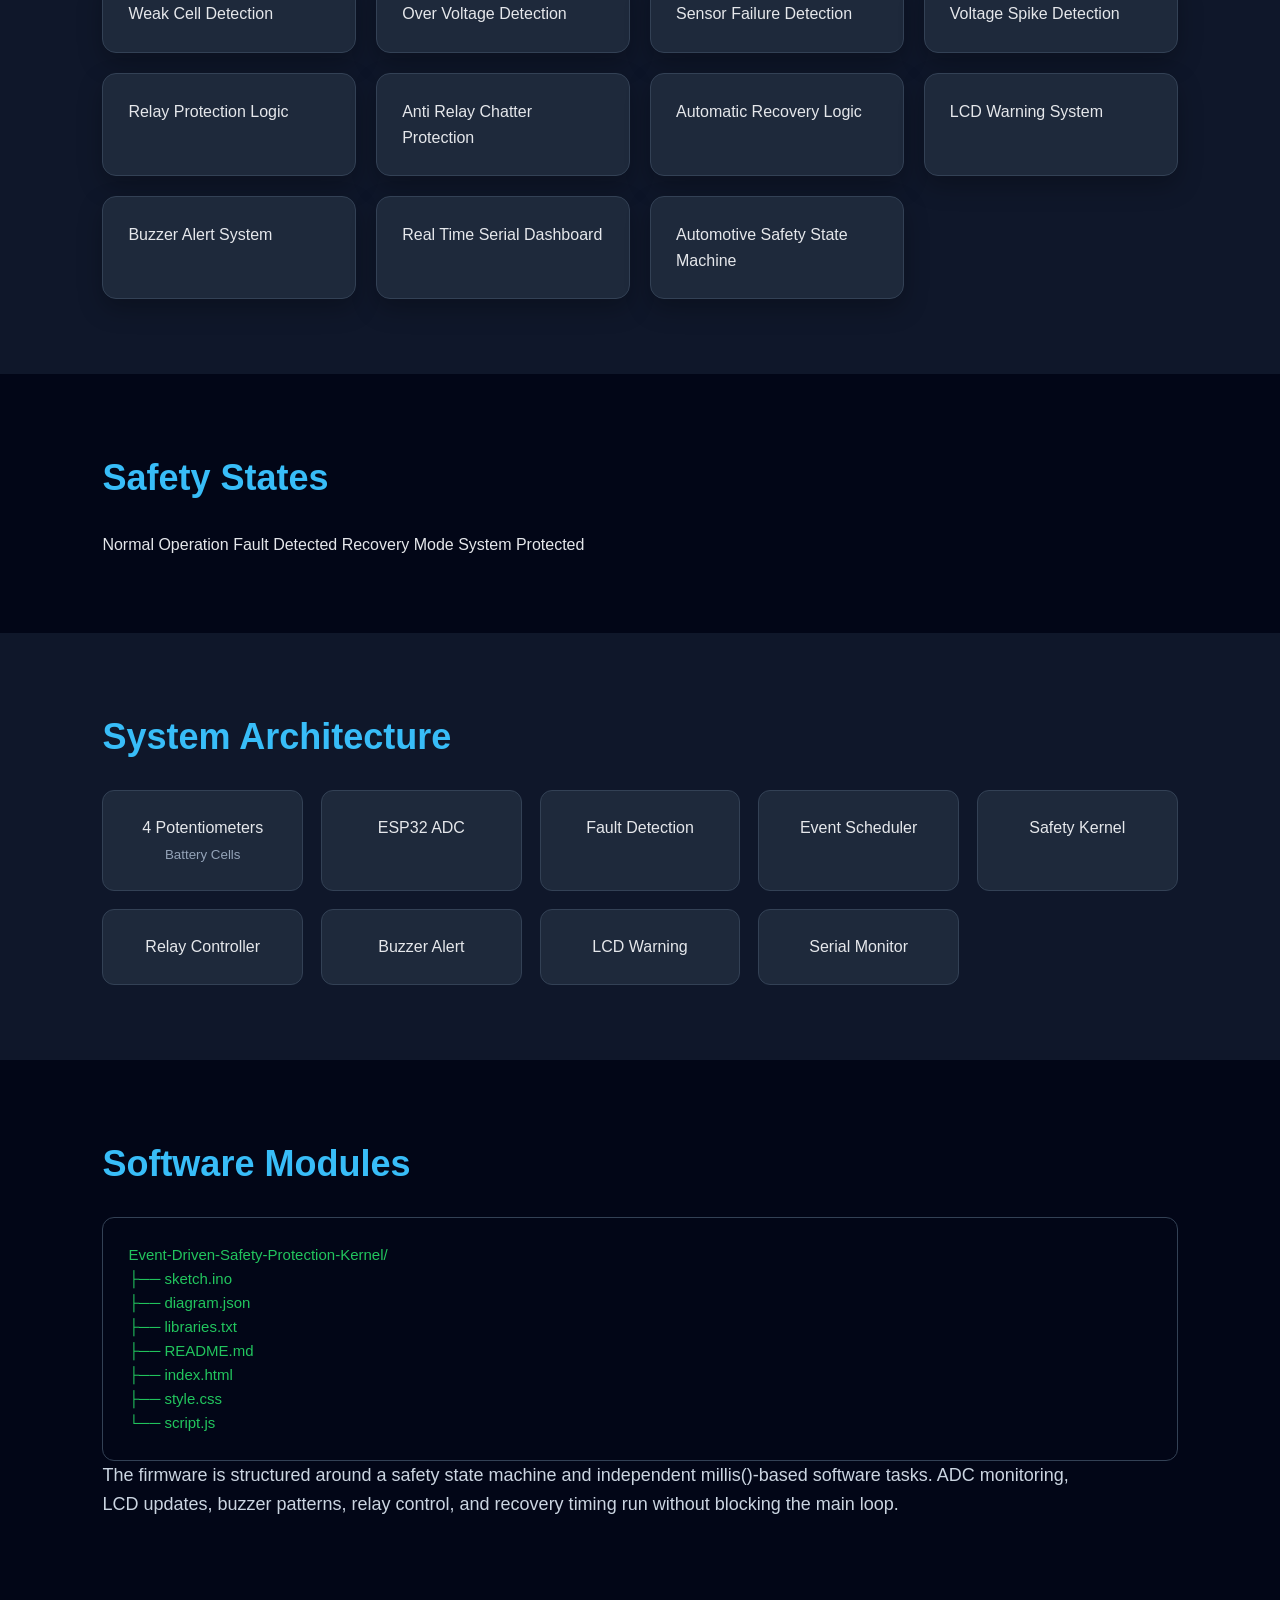
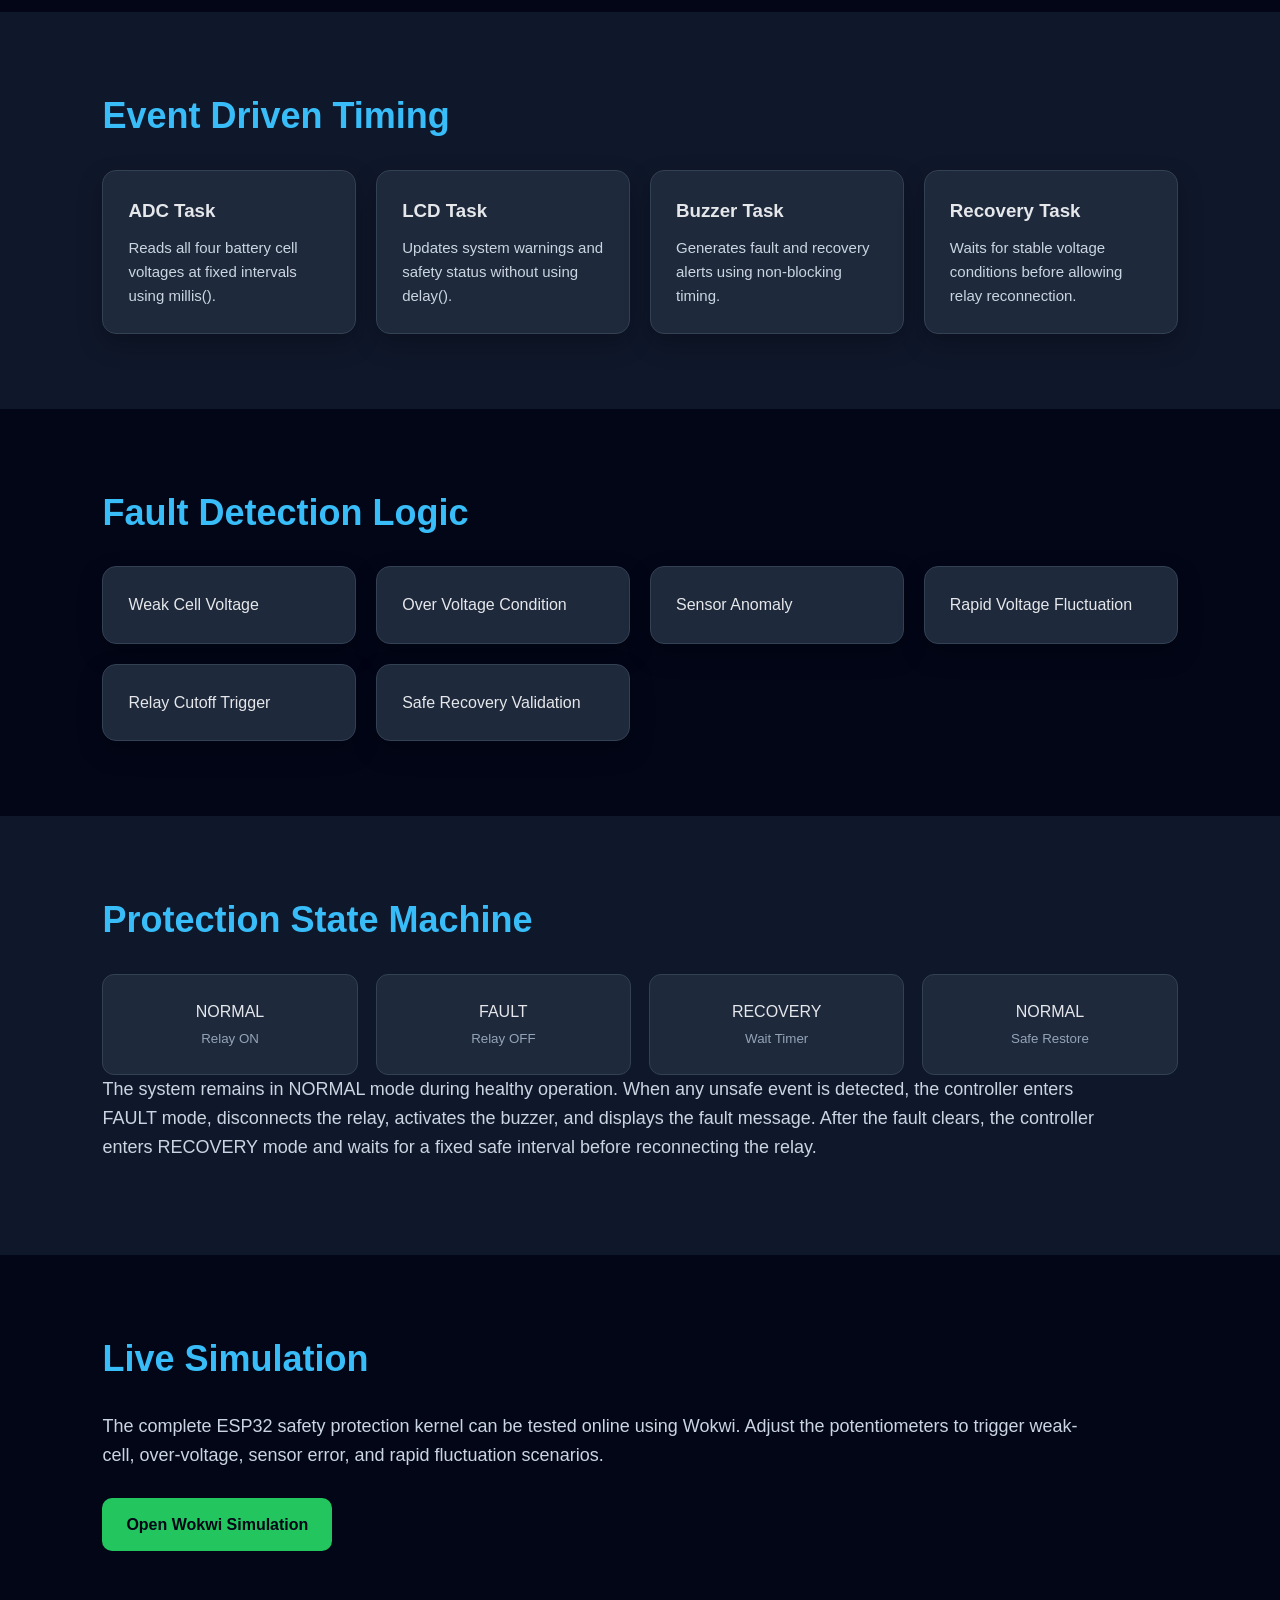
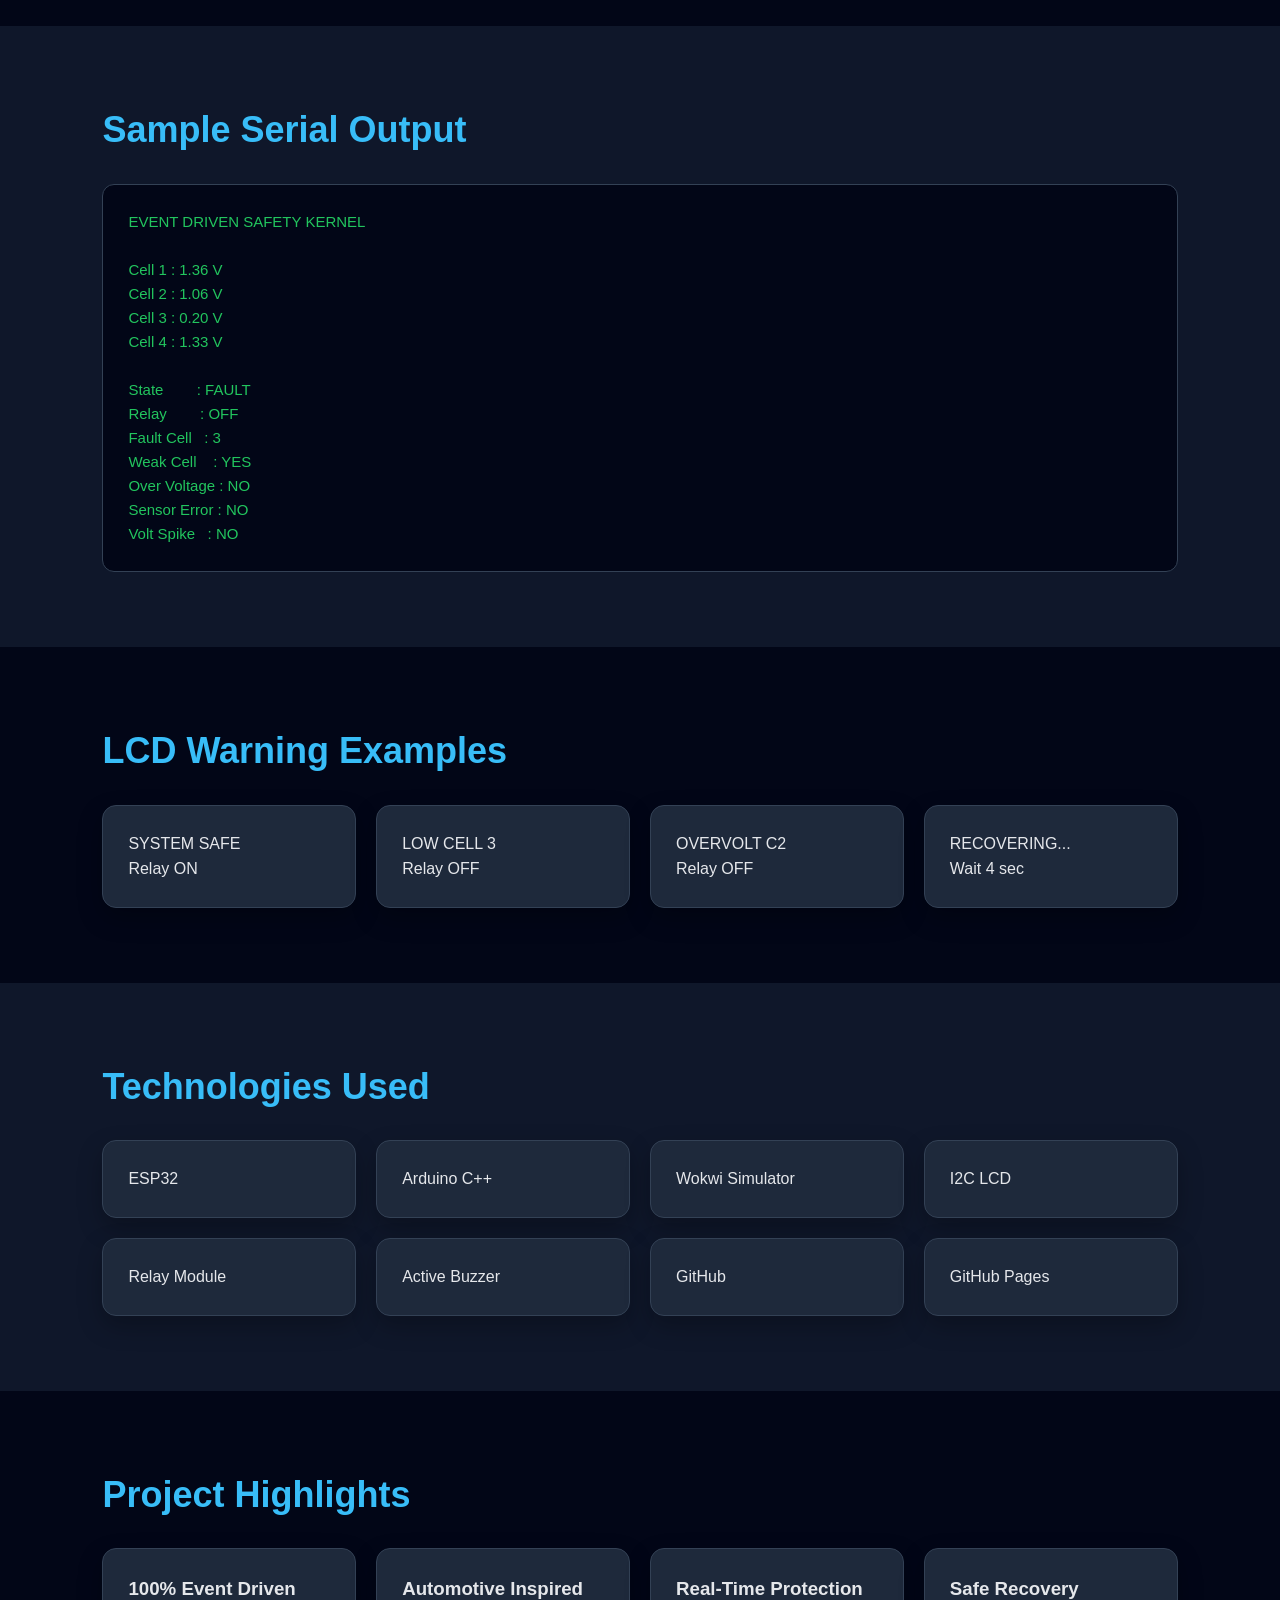
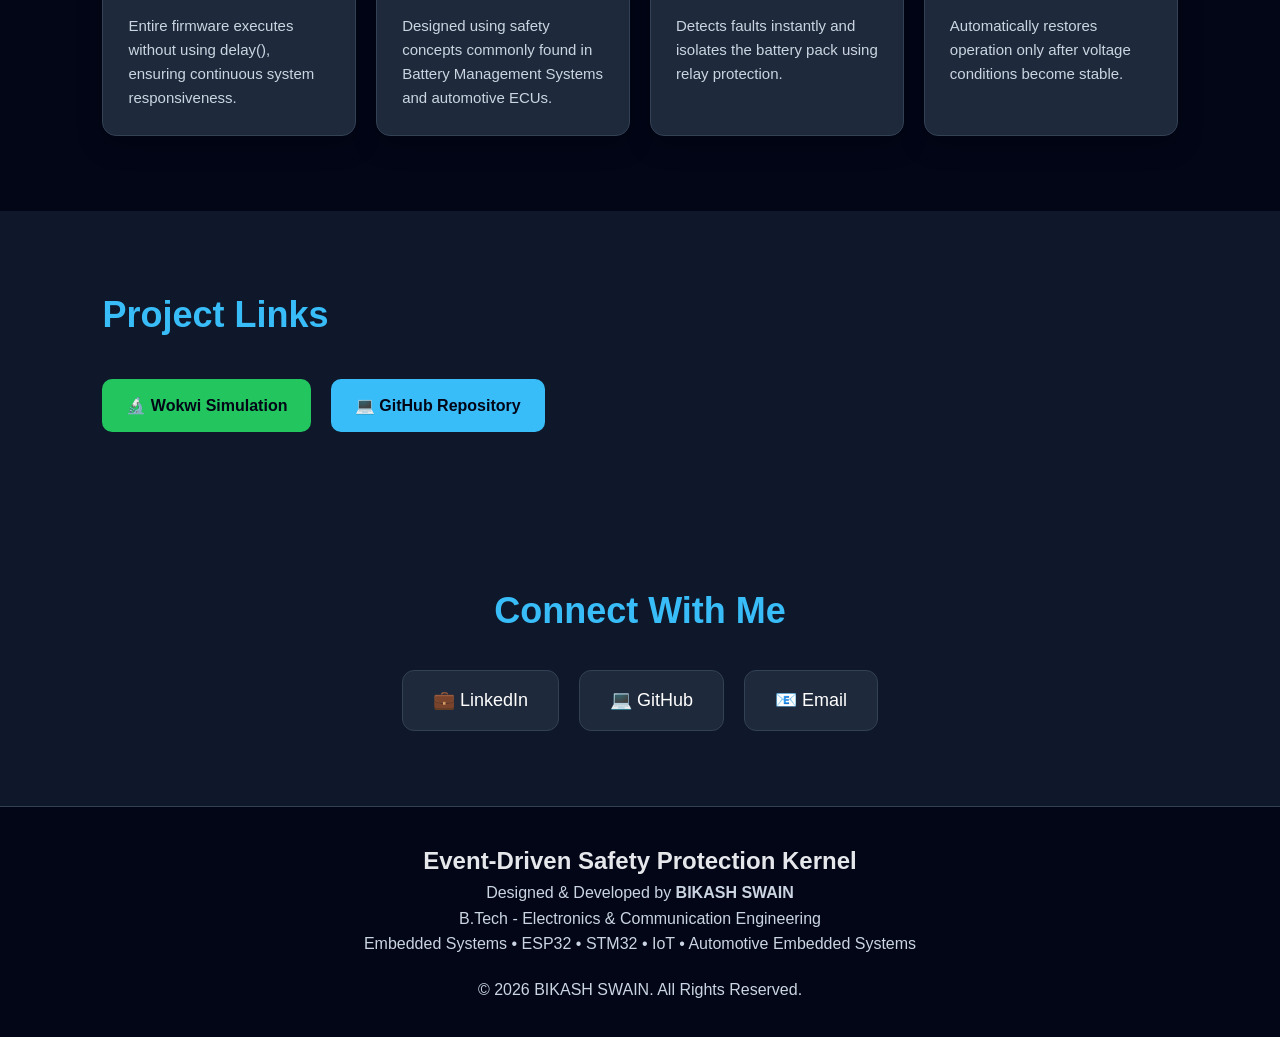
<file: Task4/index.html>
<!DOCTYPE html>
<html lang="en">

<head>
    <meta charset="UTF-8">
    <meta name="viewport" content="width=device-width, initial-scale=1.0">
    <title>Event-Driven Safety Protection Kernel</title>

    <link rel="stylesheet" href="style.css">
</head>

<body>

<header class="hero">

<nav>

<h2>🛡️ Event-Driven Safety Protection Kernel</h2>

<div>

<a href="https://github.com/bikash-cloud/Event-Driven-Safety-Protection-Kernel" target="_blank">
GitHub
</a>

</div>

</nav>

<div class="hero-content">

<h1>
Automotive Grade Event-Driven Safety Protection Kernel
</h1>

<p>

A fully non-blocking ESP32 safety controller designed for intelligent battery
protection using an event-driven architecture. The system continuously monitors
battery conditions, detects faults, controls relay isolation, buzzer alerts,
and LCD warning messages while using only millis()-based timing without any
delay() functions.

</p>

<div class="buttons">

<a href="https://wokwi.com/projects/468363122006386689" target="_blank">
▶ View Wokwi Simulation
</a>

<a href="https://github.com/bikash-cloud/Event-Driven-Safety-Protection-Kernel" target="_blank">
💻 View Source Code
</a>

</div>

</div>

</header>



<section class="section">

<h2>Project Overview</h2>

<p>

The Event-Driven Safety Protection Kernel is an embedded safety controller
built on ESP32 for automotive battery protection. The controller operates
entirely without delay() by using a millis()-based scheduler. It continuously
monitors four battery cells and detects abnormal operating conditions including
weak cells, over-voltage, sensor failures, and rapid voltage spikes. Upon fault
detection it performs safe relay isolation, activates audible alarms, displays
warning messages on the LCD, and automatically restores normal operation after
safe recovery while preventing relay chatter.

</p>

</section>



<section class="section">

<h2>Major Features</h2>

<div class="grid">

<div class="card">Fully Event Driven Architecture</div>

<div class="card">100% Non Blocking Code</div>

<div class="card">millis() Based Scheduling</div>

<div class="card">4 Cell Voltage Monitoring</div>

<div class="card">Weak Cell Detection</div>

<div class="card">Over Voltage Detection</div>

<div class="card">Sensor Failure Detection</div>

<div class="card">Voltage Spike Detection</div>

<div class="card">Relay Protection Logic</div>

<div class="card">Anti Relay Chatter Protection</div>

<div class="card">Automatic Recovery Logic</div>

<div class="card">LCD Warning System</div>

<div class="card">Buzzer Alert System</div>

<div class="card">Real Time Serial Dashboard</div>

<div class="card">Automotive Safety State Machine</div>

</div>

</section>



<section class="section dark">

<h2>Safety States</h2>

<div class="status-box">

<span>Normal Operation</span>

<span>Fault Detected</span>

<span>Recovery Mode</span>

<span>System Protected</span>

</div>

</section>



<section class="section">

<h2>System Architecture</h2>

<div class="architecture">

<div>
4 Potentiometers
<br>
<small>Battery Cells</small>
</div>

<div>
ESP32 ADC
</div>

<div>
Fault Detection
</div>

<div>
Event Scheduler
</div>

<div>
Safety Kernel
</div>

<div>
Relay Controller
</div>

<div>
Buzzer Alert
</div>

<div>
LCD Warning
</div>

<div>
Serial Monitor
</div>

</div>

</section>
<section class="section dark">

<h2>Software Modules</h2>

<pre>
Event-Driven-Safety-Protection-Kernel/
├── sketch.ino
├── diagram.json
├── libraries.txt
├── README.md
├── index.html
├── style.css
└── script.js
</pre>

<p>
The firmware is structured around a safety state machine and independent
millis()-based software tasks. ADC monitoring, LCD updates, buzzer patterns,
relay control, and recovery timing run without blocking the main loop.
</p>

</section>



<section class="section">

<h2>Event Driven Timing</h2>

<div class="grid">

<div class="card">
<h3>ADC Task</h3>
<p>Reads all four battery cell voltages at fixed intervals using millis().</p>
</div>

<div class="card">
<h3>LCD Task</h3>
<p>Updates system warnings and safety status without using delay().</p>
</div>

<div class="card">
<h3>Buzzer Task</h3>
<p>Generates fault and recovery alerts using non-blocking timing.</p>
</div>

<div class="card">
<h3>Recovery Task</h3>
<p>Waits for stable voltage conditions before allowing relay reconnection.</p>
</div>

</div>

</section>



<section class="section dark">

<h2>Fault Detection Logic</h2>

<div class="grid">

<div class="card">Weak Cell Voltage</div>

<div class="card">Over Voltage Condition</div>

<div class="card">Sensor Anomaly</div>

<div class="card">Rapid Voltage Fluctuation</div>

<div class="card">Relay Cutoff Trigger</div>

<div class="card">Safe Recovery Validation</div>

</div>

</section>



<section class="section">

<h2>Protection State Machine</h2>

<div class="architecture">

<div>
NORMAL
<br>
<small>Relay ON</small>
</div>

<div>
FAULT
<br>
<small>Relay OFF</small>
</div>

<div>
RECOVERY
<br>
<small>Wait Timer</small>
</div>

<div>
NORMAL
<br>
<small>Safe Restore</small>
</div>

</div>

<p>
The system remains in NORMAL mode during healthy operation. When any unsafe
event is detected, the controller enters FAULT mode, disconnects the relay,
activates the buzzer, and displays the fault message. After the fault clears,
the controller enters RECOVERY mode and waits for a fixed safe interval before
reconnecting the relay.
</p>

</section>



<section class="section dark">

<h2>Live Simulation</h2>

<p>
The complete ESP32 safety protection kernel can be tested online using Wokwi.
Adjust the potentiometers to trigger weak-cell, over-voltage, sensor error,
and rapid fluctuation scenarios.
</p>

<a class="main-btn" href="https://wokwi.com/projects/468363122006386689" target="_blank">
Open Wokwi Simulation
</a>

</section>



<section class="section">

<h2>Sample Serial Output</h2>

<pre>
EVENT DRIVEN SAFETY KERNEL

Cell 1 : 1.36 V
Cell 2 : 1.06 V
Cell 3 : 0.20 V
Cell 4 : 1.33 V

State        : FAULT
Relay        : OFF
Fault Cell   : 3
Weak Cell    : YES
Over Voltage : NO
Sensor Error : NO
Volt Spike   : NO
</pre>

</section>



<section class="section dark">

<h2>LCD Warning Examples</h2>

<div class="grid">

<div class="card">
SYSTEM SAFE<br>
Relay ON
</div>

<div class="card">
LOW CELL 3<br>
Relay OFF
</div>

<div class="card">
OVERVOLT C2<br>
Relay OFF
</div>

<div class="card">
RECOVERING...<br>
Wait 4 sec
</div>

</div>

</section>



<section class="section">

<h2>Technologies Used</h2>

<div class="grid">

<div class="card">ESP32</div>

<div class="card">Arduino C++</div>

<div class="card">Wokwi Simulator</div>

<div class="card">I2C LCD</div>

<div class="card">Relay Module</div>

<div class="card">Active Buzzer</div>

<div class="card">GitHub</div>

<div class="card">GitHub Pages</div>

</div>

</section>
<section class="section dark">

<h2>Project Highlights</h2>

<div class="grid">

<div class="card">
<h3>100% Event Driven</h3>
<p>Entire firmware executes without using delay(), ensuring continuous system responsiveness.</p>
</div>

<div class="card">
<h3>Automotive Inspired</h3>
<p>Designed using safety concepts commonly found in Battery Management Systems and automotive ECUs.</p>
</div>

<div class="card">
<h3>Real-Time Protection</h3>
<p>Detects faults instantly and isolates the battery pack using relay protection.</p>
</div>

<div class="card">
<h3>Safe Recovery</h3>
<p>Automatically restores operation only after voltage conditions become stable.</p>
</div>

</div>

</section>



<section class="section">

<h2>Project Links</h2>

<div class="buttons">

<a href="https://wokwi.com/projects/468363122006386689" target="_blank">
🔬 Wokwi Simulation
</a>

<a href="https://github.com/bikash-cloud/Event-Driven-Safety-Protection-Kernel" target="_blank">
💻 GitHub Repository
</a>

</div>

</section>



<section class="connect">

<h2>Connect With Me</h2>

<div class="connect-links">

<a href="https://www.linkedin.com/in/bikash-swain-b75961322" target="_blank">
💼 LinkedIn
</a>

<a href="https://github.com/bikash-cloud" target="_blank">
💻 GitHub
</a>

<a href="mailto:swainbikash524@gmail.com">
📧 Email
</a>

</div>

</section>



<footer>

<h2>Event-Driven Safety Protection Kernel</h2>

<p>
Designed & Developed by
<strong>BIKASH SWAIN</strong>
</p>

<p>
B.Tech - Electronics & Communication Engineering
</p>

<p>
Embedded Systems • ESP32 • STM32 • IoT • Automotive Embedded Systems
</p>

<p style="margin-top:20px;">
© 2026 BIKASH SWAIN. All Rights Reserved.
</p>

</footer>



<script src="script.js"></script>

</body>
</html>
</file>
<file: style.css>
*{
  margin:0;
  padding:0;
  box-sizing:border-box;
  font-family:Segoe UI, Arial, sans-serif;
}

body{
  background:#07111f;
  color:#fff;
}

.hero{
  min-height:90vh;
  padding:30px 7%;
  background:
    radial-gradient(circle at top right, rgba(0,195,255,.25), transparent 35%),
    linear-gradient(135deg,#07111f,#0d1b35 55%,#102b4e);
}

nav{
  display:flex;
  justify-content:space-between;
  align-items:center;
}

nav h2{
  letter-spacing:2px;
  color:#7ee7ff;
}

nav a{
  color:white;
  text-decoration:none;
  padding:10px 18px;
  border:1px solid rgba(255,255,255,.25);
  border-radius:25px;
}

.hero-content{
  max-width:850px;
  margin-top:120px;
}

.badge{
  display:inline-block;
  padding:10px 18px;
  background:rgba(0,255,200,.13);
  border:1px solid rgba(0,255,200,.35);
  color:#6fffe9;
  border-radius:30px;
  margin-bottom:25px;
}

.hero h1{
  font-size:62px;
  line-height:1.1;
  margin-bottom:25px;
}

.hero p{
  font-size:20px;
  color:#cbd5e1;
  line-height:1.7;
  max-width:780px;
}

.hero-buttons{
  display:flex;
  gap:20px;
  margin-top:35px;
  flex-wrap:wrap;
}

.btn{
  text-decoration:none;
  padding:15px 28px;
  border-radius:12px;
  font-weight:700;
}

.primary{
  background:#00d4ff;
  color:#07111f;
}

.secondary{
  background:transparent;
  color:#fff;
  border:1px solid rgba(255,255,255,.35);
}

.stats{
  display:grid;
  grid-template-columns:repeat(4,1fr);
  gap:20px;
  padding:40px 7%;
  margin-top:-70px;
}

.stats div{
  background:rgba(255,255,255,.08);
  border:1px solid rgba(255,255,255,.12);
  backdrop-filter:blur(12px);
  padding:30px;
  border-radius:20px;
  text-align:center;
}

.stats h3{
  font-size:36px;
  color:#6fffe9;
}

.stats p{
  color:#cbd5e1;
  margin-top:8px;
}

.tasks{
  padding:80px 7%;
}

.tasks h2,
.architecture h2{
  font-size:42px;
  text-align:center;
  margin-bottom:15px;
}

.section-text{
  text-align:center;
  color:#b6c2d1;
  margin-bottom:45px;
}

.task-grid{
  display:grid;
  grid-template-columns:repeat(3,1fr);
  gap:25px;
}

.card{
  background:linear-gradient(180deg,rgba(255,255,255,.09),rgba(255,255,255,.04));
  border:1px solid rgba(255,255,255,.12);
  border-radius:22px;
  padding:30px;
  min-height:260px;
  transition:.3s;
}

.card:hover{
  transform:translateY(-8px);
  border-color:#00d4ff;
  box-shadow:0 20px 45px rgba(0,212,255,.15);
}

.card span{
  color:#6fffe9;
  font-weight:700;
}

.card h3{
  font-size:24px;
  margin:18px 0;
}

.card p{
  color:#cbd5e1;
  line-height:1.6;
  margin-bottom:25px;
}

.card a{
  color:#07111f;
  background:#6fffe9;
  text-decoration:none;
  padding:11px 18px;
  border-radius:10px;
  font-weight:700;
}

.highlight{
  background:linear-gradient(180deg,rgba(0,212,255,.18),rgba(111,255,233,.08));
  border-color:#00d4ff;
}

.architecture{
  padding:70px 7%;
  background:#0b1729;
}

.flow{
  display:grid;
  grid-template-columns:repeat(5,1fr);
  gap:18px;
  margin-top:40px;
}

.flow div{
  background:#10233f;
  border:1px solid rgba(255,255,255,.12);
  padding:25px;
  border-radius:16px;
  text-align:center;
  color:#6fffe9;
  font-weight:700;
}

footer{
  text-align:center;
  padding:30px;
  color:#b6c2d1;
  background:#07111f;
}

@media(max-width:1000px){
  .task-grid{grid-template-columns:repeat(2,1fr);}
  .stats{grid-template-columns:repeat(2,1fr);}
  .flow{grid-template-columns:1fr;}
  .hero h1{font-size:44px;}
}

@media(max-width:650px){
  .task-grid{grid-template-columns:1fr;}
  .stats{grid-template-columns:1fr;}
  .hero h1{font-size:36px;}
}
</file>
<file: Task1/style.css>
* {
  margin: 0;
  padding: 0;
  box-sizing: border-box;
  font-family: "Segoe UI", sans-serif;
}

body {
  background: #0f172a;
  color: #e5e7eb;
  line-height: 1.6;
}

.hero {
  min-height: 100vh;
  background: linear-gradient(135deg, #020617, #1e3a8a, #0f172a);
  padding: 25px 8%;
}

nav {
  display: flex;
  justify-content: space-between;
  align-items: center;
}

nav h2 {
  color: #38bdf8;
}

nav a {
  color: white;
  text-decoration: none;
  background: #2563eb;
  padding: 10px 18px;
  border-radius: 8px;
}

.hero-content {
  margin-top: 140px;
  max-width: 850px;
}

.hero-content h1 {
  font-size: 55px;
  color: white;
  margin-bottom: 20px;
}

.hero-content p {
  font-size: 20px;
  color: #cbd5e1;
  margin-bottom: 30px;
}

.buttons a,
.main-btn {
  display: inline-block;
  margin-right: 15px;
  margin-top: 10px;
  background: #22c55e;
  color: #020617;
  padding: 14px 24px;
  border-radius: 10px;
  text-decoration: none;
  font-weight: bold;
}

.buttons a:nth-child(2) {
  background: #38bdf8;
}

.section {
  padding: 70px 8%;
}

.section h2 {
  font-size: 34px;
  margin-bottom: 25px;
  color: #38bdf8;
}

.section p {
  max-width: 950px;
  color: #cbd5e1;
  font-size: 18px;
}

.dark {
  background: #020617;
}

.grid {
  display: grid;
  grid-template-columns: repeat(auto-fit, minmax(220px, 1fr));
  gap: 20px;
}

.card {
  background: #1e293b;
  padding: 25px;
  border-radius: 14px;
  border: 1px solid #334155;
  box-shadow: 0 10px 25px rgba(0,0,0,0.25);
  transition: 0.3s;
}

.card:hover {
  transform: translateY(-8px);
  border-color: #38bdf8;
}

.status-box {
  display: flex;
  flex-wrap: wrap;
  gap: 20px;
}

.status-box span {
  background: #1e293b;
  padding: 18px 25px;
  border-radius: 12px;
  border-left: 5px solid #22c55e;
}

.status-box span:nth-child(2) {
  border-left-color: #eab308;
}

.status-box span:nth-child(3) {
  border-left-color: #f97316;
}

.status-box span:nth-child(4) {
  border-left-color: #ef4444;
}

.architecture {
  display: grid;
  grid-template-columns: repeat(auto-fit, minmax(160px, 1fr));
  gap: 18px;
}

.architecture div {
  background: #1e293b;
  padding: 22px;
  text-align: center;
  border-radius: 12px;
  border: 1px solid #334155;
}

pre {
  background: #020617;
  color: #22c55e;
  padding: 25px;
  border-radius: 12px;
  overflow-x: auto;
  border: 1px solid #334155;
  font-size: 15px;
}

.connect {
  padding: 70px 8%;
  text-align: center;
  background: #0f172a;
}

.connect h2 {
  color: #38bdf8;
  margin-bottom: 30px;
  font-size: 34px;
}

.connect-links {
  display: flex;
  justify-content: center;
  gap: 20px;
  flex-wrap: wrap;
}

.connect-links a {
  text-decoration: none;
  background: #1e293b;
  color: white;
  padding: 15px 30px;
  border-radius: 12px;
  font-size: 18px;
  border: 1px solid #334155;
  transition: 0.3s;
}

.connect-links a:hover {
  background: #2563eb;
  transform: translateY(-5px);
  border-color: #38bdf8;
}

footer {
  text-align: center;
  padding: 35px;
  background: #020617;
  border-top: 1px solid #334155;
}

footer p {
  color: #cbd5e1;
}

@media (max-width: 768px) {
  .hero-content h1 {
    font-size: 36px;
  }

  .hero-content {
    margin-top: 90px;
  }

  nav {
    flex-direction: column;
    gap: 15px;
  }
}
</file>
<file: Task2/style.css>
* {
  margin: 0;
  padding: 0;
  box-sizing: border-box;
  font-family: "Segoe UI", sans-serif;
}

html {
  scroll-behavior: smooth;
}

body {
  background: #0f172a;
  color: #e5e7eb;
  line-height: 1.6;
}

.hero {
  min-height: 100vh;
  background: linear-gradient(135deg, #020617, #111827, #1e3a8a);
  padding: 25px 8%;
}

.navbar {
  display: flex;
  justify-content: space-between;
  align-items: center;
  gap: 25px;
}

.navbar h2 {
  color: #38bdf8;
}

.nav-links {
  display: flex;
  gap: 18px;
  flex-wrap: wrap;
}

.nav-links a {
  color: #e5e7eb;
  text-decoration: none;
  font-size: 15px;
  transition: 0.3s;
}

.nav-links a:hover {
  color: #38bdf8;
}

.nav-links a:last-child {
  background: #2563eb;
  padding: 10px 18px;
  border-radius: 8px;
  color: white;
}

.hero-content {
  margin-top: 130px;
  max-width: 900px;
}

.tag {
  display: inline-block;
  background: rgba(56, 189, 248, 0.15);
  color: #38bdf8;
  padding: 10px 18px;
  border: 1px solid rgba(56, 189, 248, 0.35);
  border-radius: 30px;
  margin-bottom: 25px;
  font-size: 15px;
}

.hero-content h1 {
  font-size: 56px;
  color: white;
  margin-bottom: 22px;
  line-height: 1.1;
}

.hero-content p {
  font-size: 20px;
  color: #cbd5e1;
  margin-bottom: 32px;
  max-width: 850px;
}

.buttons a,
.main-btn {
  display: inline-block;
  margin-right: 15px;
  margin-top: 10px;
  background: #22c55e;
  color: #020617;
  padding: 14px 24px;
  border-radius: 10px;
  text-decoration: none;
  font-weight: bold;
  transition: 0.3s;
}

.buttons a:nth-child(2) {
  background: #38bdf8;
}

.buttons a:hover,
.main-btn:hover {
  transform: translateY(-4px);
  box-shadow: 0 12px 30px rgba(34, 197, 94, 0.25);
}

.section {
  padding: 75px 8%;
}

.section h2 {
  font-size: 36px;
  margin-bottom: 25px;
  color: #38bdf8;
}

.section p {
  max-width: 1000px;
  color: #cbd5e1;
  font-size: 18px;
  margin-bottom: 18px;
}

.dark {
  background: #020617;
}
.grid {
  display: grid;
  grid-template-columns: repeat(auto-fit, minmax(230px, 1fr));
  gap: 20px;
}

.card {
  background: #1e293b;
  padding: 25px;
  border-radius: 14px;
  border: 1px solid #334155;
  box-shadow: 0 10px 25px rgba(0,0,0,0.25);
  transition: 0.3s;
}

.card h3 {
  color: #ffffff;
  margin-bottom: 12px;
}

.card p {
  font-size: 15px;
  color: #cbd5e1;
}

.card:hover {
  transform: translateY(-8px);
  background: #334155;
  border-color: #38bdf8;
}

.architecture {
  display: grid;
  grid-template-columns: repeat(auto-fit, minmax(170px,1fr));
  gap: 20px;
}

.architecture div {
  background: #1e293b;
  padding: 25px;
  border-radius: 14px;
  border: 1px solid #334155;
  text-align: center;
  transition: .3s;
}

.architecture div:hover {
  transform: translateY(-6px);
  border-color: #22c55e;
}

.architecture small {
  color: #94a3b8;
}

.status-box {
  display: flex;
  flex-wrap: wrap;
  gap: 20px;
}

.status-box span {
  background: #1e293b;
  padding: 18px 24px;
  border-radius: 12px;
  border-left: 5px solid #22c55e;
}

.status-box span:nth-child(2){
  border-left-color:#f97316;
}

.status-box span:nth-child(3){
  border-left-color:#38bdf8;
}

.status-box span:nth-child(4){
  border-left-color:#ef4444;
}

pre{
  background:#020617;
  color:#22c55e;
  padding:25px;
  border-radius:12px;
  overflow-x:auto;
  border:1px solid #334155;
  font-size:15px;
  margin-top:20px;
}

.connect{
  padding:80px 8%;
  text-align:center;
}

.connect h2{
  color:#38bdf8;
  margin-bottom:30px;
}

.connect-links{
  display:flex;
  justify-content:center;
  flex-wrap:wrap;
  gap:20px;
}

.connect-links a{
  background:#1e293b;
  color:white;
  text-decoration:none;
  padding:15px 30px;
  border-radius:12px;
  transition:.3s;
  border:1px solid #334155;
}

.connect-links a:hover{
  background:#2563eb;
  transform:translateY(-5px);
}

footer{
  background:#020617;
  border-top:1px solid #334155;
  padding:40px;
  text-align:center;
}

footer h2{
  color:#38bdf8;
  margin-bottom:15px;
}

footer p{
  color:#cbd5e1;
  margin:8px 0;
}

@media(max-width:900px){

.hero-content{
margin-top:90px;
}

.hero-content h1{
font-size:42px;
}

.navbar{
flex-direction:column;
align-items:flex-start;
}

.nav-links{
gap:12px;
}

}

@media(max-width:600px){

.hero{
padding:22px 6%;
}

.section{
padding:60px 6%;
}

.hero-content h1{
font-size:34px;
}

.section h2{
font-size:30px;
}

.buttons a,
.main-btn{
width:100%;
margin-right:0;
text-align:center;
}

.connect-links{
flex-direction:column;
}

.connect-links a{
width:100%;
}

}
</file>
<file: Task3/style.css>
*{
    margin:0;
    padding:0;
    box-sizing:border-box;
    font-family:"Segoe UI",sans-serif;
}

html{
    scroll-behavior:smooth;
}

body{
    background:#0f172a;
    color:#e5e7eb;
    line-height:1.6;
}

.hero{
    min-height:100vh;
    background:linear-gradient(135deg,#020617,#111827,#1e3a8a);
    padding:25px 8%;
}

.navbar{
    display:flex;
    justify-content:space-between;
    align-items:center;
    gap:25px;
}

.navbar h2{
    color:#38bdf8;
}

.nav-links{
    display:flex;
    gap:18px;
    flex-wrap:wrap;
}

.nav-links a{
    color:white;
    text-decoration:none;
    transition:.3s;
}

.nav-links a:hover{
    color:#38bdf8;
}

.nav-links a:last-child{
    background:#2563eb;
    padding:10px 18px;
    border-radius:8px;
}

.hero-content{
    margin-top:130px;
    max-width:900px;
}

.hero-content h1{
    font-size:55px;
    margin:20px 0;
    color:white;
}

.hero-content p{
    font-size:20px;
    color:#cbd5e1;
    margin-bottom:30px;
}

.tag{
    display:inline-block;
    padding:10px 18px;
    border-radius:25px;
    background:rgba(56,189,248,.15);
    color:#38bdf8;
}

.buttons a,
.main-btn{
    display:inline-block;
    margin-right:15px;
    margin-top:10px;
    background:#22c55e;
    color:#020617;
    padding:14px 24px;
    border-radius:10px;
    text-decoration:none;
    font-weight:bold;
    transition:.3s;
}

.buttons a:nth-child(2){
    background:#38bdf8;
}

.buttons a:hover,
.main-btn:hover{
    transform:translateY(-5px);
}

.section{
    padding:75px 8%;
}

.section h2{
    color:#38bdf8;
    font-size:36px;
    margin-bottom:25px;
}

.section p{
    font-size:18px;
    color:#cbd5e1;
    margin-bottom:20px;
}

.dark{
    background:#020617;
}

.grid{
    display:grid;
    grid-template-columns:repeat(auto-fit,minmax(230px,1fr));
    gap:20px;
}

.card{
    background:#1e293b;
    padding:25px;
    border-radius:14px;
    border:1px solid #334155;
    transition:.3s;
    box-shadow:0 10px 25px rgba(0,0,0,.25);
}

.card:hover{
    transform:translateY(-8px);
    border-color:#38bdf8;
}

.card h3{
    color:white;
    margin-bottom:10px;
}

.architecture{
    display:grid;
    grid-template-columns:repeat(auto-fit,minmax(170px,1fr));
    gap:20px;
}

.architecture div{
    background:#1e293b;
    padding:25px;
    border-radius:12px;
    border:1px solid #334155;
    text-align:center;
}

.status-box{
    display:flex;
    flex-wrap:wrap;
    gap:20px;
}

.status-box span{
    background:#1e293b;
    padding:18px 25px;
    border-radius:12px;
    border-left:5px solid #22c55e;
}

.status-box span:nth-child(2){
    border-left-color:#facc15;
}

.status-box span:nth-child(3){
    border-left-color:#f97316;
}

.status-box span:nth-child(4){
    border-left-color:#ef4444;
}

pre{
    background:#020617;
    color:#22c55e;
    padding:25px;
    border-radius:12px;
    border:1px solid #334155;
    overflow:auto;
    margin-top:20px;
}

.connect{
    padding:80px 8%;
    text-align:center;
}

.connect h2{
    color:#38bdf8;
    margin-bottom:30px;
}

.connect-links{
    display:flex;
    justify-content:center;
    gap:20px;
    flex-wrap:wrap;
}

.connect-links a{
    background:#1e293b;
    color:white;
    text-decoration:none;
    padding:15px 30px;
    border-radius:12px;
    transition:.3s;
}

.connect-links a:hover{
    background:#2563eb;
}

footer{
    background:#020617;
    border-top:1px solid #334155;
    padding:40px;
    text-align:center;
}

footer h2{
    color:#38bdf8;
    margin-bottom:15px;
}

footer p{
    color:#cbd5e1;
    margin:8px 0;
}

@media(max-width:900px){

.hero-content{
margin-top:90px;
}

.hero-content h1{
font-size:42px;
}

.navbar{
flex-direction:column;
align-items:flex-start;
}

.nav-links{
gap:12px;
}

}

@media(max-width:600px){

.hero{
padding:20px 6%;
}

.section{
padding:60px 6%;
}

.hero-content h1{
font-size:34px;
}

.section h2{
font-size:30px;
}

.buttons a,
.main-btn{
display:block;
width:100%;
text-align:center;
margin-right:0;
}

.connect-links{
flex-direction:column;
}

.connect-links a{
width:100%;
}

}
</file>
<file: Task4/style.css>
* {
  margin: 0;
  padding: 0;
  box-sizing: border-box;
  font-family: "Segoe UI", sans-serif;
}

html {
  scroll-behavior: smooth;
}

body {
  background: #0f172a;
  color: #e5e7eb;
  line-height: 1.6;
}

.hero {
  min-height: 100vh;
  background: linear-gradient(135deg, #020617, #111827, #1e3a8a);
  padding: 25px 8%;
}

.navbar {
  display: flex;
  justify-content: space-between;
  align-items: center;
  gap: 25px;
}

.navbar h2 {
  color: #38bdf8;
}

.nav-links {
  display: flex;
  align-items: center;
  gap: 18px;
  flex-wrap: wrap;
}

.nav-links a {
  color: #e5e7eb;
  text-decoration: none;
  font-size: 15px;
  transition: 0.3s;
}

.nav-links a:hover {
  color: #38bdf8;
}

.nav-links a:last-child {
  background: #2563eb;
  padding: 10px 18px;
  border-radius: 8px;
  color: white;
}

.hero-content {
  margin-top: 130px;
  max-width: 900px;
}

.tag {
  display: inline-block;
  background: rgba(56, 189, 248, 0.15);
  color: #38bdf8;
  padding: 10px 18px;
  border: 1px solid rgba(56, 189, 248, 0.35);
  border-radius: 30px;
  margin-bottom: 25px;
  font-size: 15px;
}

.hero-content h1 {
  font-size: 58px;
  color: white;
  margin-bottom: 22px;
  line-height: 1.1;
}

.hero-content p {
  font-size: 20px;
  color: #cbd5e1;
  margin-bottom: 32px;
  max-width: 850px;
}

.buttons a,
.main-btn {
  display: inline-block;
  margin-right: 15px;
  margin-top: 10px;
  background: #22c55e;
  color: #020617;
  padding: 14px 24px;
  border-radius: 10px;
  text-decoration: none;
  font-weight: bold;
  transition: 0.3s;
}

.buttons a:nth-child(2) {
  background: #38bdf8;
}

.buttons a:hover,
.main-btn:hover {
  transform: translateY(-4px);
  box-shadow: 0 12px 30px rgba(34, 197, 94, 0.25);
}

.section {
  padding: 75px 8%;
}

.section h2 {
  font-size: 36px;
  margin-bottom: 25px;
  color: #38bdf8;
}

.section p {
  max-width: 1000px;
  color: #cbd5e1;
  font-size: 18px;
  margin-bottom: 18px;
}

.dark {
  background: #020617;
}

.grid {
  display: grid;
  grid-template-columns: repeat(auto-fit, minmax(230px, 1fr));
  gap: 20px;
}

.card {
  background: #1e293b;
  padding: 25px;
  border-radius: 14px;
  border: 1px solid #334155;
  box-shadow: 0 10px 25px rgba(0,0,0,0.25);
  transition: 0.3s;
}

.card h3 {
  color: #e5e7eb;
  margin-bottom: 10px;
}

.card p {
  font-size: 15px;
  margin-bottom: 0;
}

.card:hover {
  transform: translateY(-8px);
  border-color: #38bdf8;
  background: #334155;
}

.architecture {
  display: grid;
  grid-template-columns: repeat(auto-fit, minmax(170px, 1fr));
  gap: 18px;
}

.architecture div {
  background: #1e293b;
  padding: 24px;
  text-align: center;
  border-radius: 12px;
  border: 1px solid #334155;
  color: #e5e7eb;
  transition: 0.3s;
}

.architecture div:hover {
  border-color: #38bdf8;
  transform: translateY(-6px);
}

.architecture small {
  color: #94a3b8;
}

.state-box {
  display: grid;
  grid-template-columns: repeat(auto-fit, minmax(260px, 1fr));
  gap: 22px;
}

.state-box div {
  background: #1e293b;
  padding: 28px;
  border-radius: 14px;
  border: 1px solid #334155;
  transition: 0.3s;
}

.state-box div:hover {
  transform: translateY(-6px);
  border-color: #22c55e;
}

.state-box h3 {
  color: #22c55e;
  margin-bottom: 12px;
}

.fault-grid {
  display: grid;
  grid-template-columns: repeat(auto-fit, minmax(240px, 1fr));
  gap: 22px;
}

.fault-card {
  background: #1e293b;
  padding: 25px;
  border-radius: 14px;
  border: 1px solid #334155;
  transition: 0.3s;
}

.fault-card:hover {
  transform: translateY(-6px);
}

.fault-card h3 {
  margin-bottom: 12px;
}

.fault-card.warning {
  border-left: 5px solid #eab308;
}

.fault-card.danger {
  border-left: 5px solid #ef4444;
}

.fault-card.sensor {
  border-left: 5px solid #38bdf8;
}

.fault-card.spike {
  border-left: 5px solid #f97316;
}

.lcd-grid {
  display: grid;
  grid-template-columns: repeat(auto-fit, minmax(220px, 1fr));
  gap: 20px;
}

.lcd-box {
  background: #0f172a;
  border: 2px solid #22c55e;
  color: #22c55e;
  border-radius: 12px;
  padding: 22px;
  font-family: monospace;
  box-shadow: 0 0 25px rgba(34, 197, 94, 0.15);
}

.lcd-box span {
  display: block;
  font-size: 18px;
  margin: 6px 0;
}

pre {
  background: #020617;
  color: #22c55e;
  padding: 25px;
  border-radius: 12px;
  overflow-x: auto;
  border: 1px solid #334155;
  font-size: 15px;
}

.connect {
  padding: 75px 8%;
  text-align: center;
  background: #0f172a;
}

.connect h2 {
  color: #38bdf8;
  margin-bottom: 30px;
  font-size: 36px;
}

.connect-links {
  display: flex;
  justify-content: center;
  gap: 20px;
  flex-wrap: wrap;
}

.connect-links a {
  text-decoration: none;
  background: #1e293b;
  color: white;
  padding: 15px 30px;
  border-radius: 12px;
  font-size: 18px;
  border: 1px solid #334155;
  transition: 0.3s;
}

.connect-links a:hover {
  background: #2563eb;
  transform: translateY(-5px);
  border-color: #38bdf8;
}

footer {
  text-align: center;
  padding: 35px;
  background: #020617;
  border-top: 1px solid #334155;
}

footer p {
  color: #cbd5e1;
}

@media (max-width: 900px) {
  .navbar {
    flex-direction: column;
    align-items: flex-start;
  }

  .nav-links {
    gap: 12px;
  }

  .hero-content {
    margin-top: 90px;
  }

  .hero-content h1 {
    font-size: 42px;
  }

  .hero-content p {
    font-size: 18px;
  }
}

@media (max-width: 600px) {
  .hero {
    padding: 22px 6%;
  }

  .section {
    padding: 60px 6%;
  }

  .hero-content h1 {
    font-size: 34px;
  }

  .section h2,
  .connect h2 {
    font-size: 30px;
  }

  .buttons a,
  .main-btn {
    width: 100%;
    text-align: center;
    margin-right: 0;
  }

  .nav-links a {
    font-size: 14px;
  }
}
</file>
